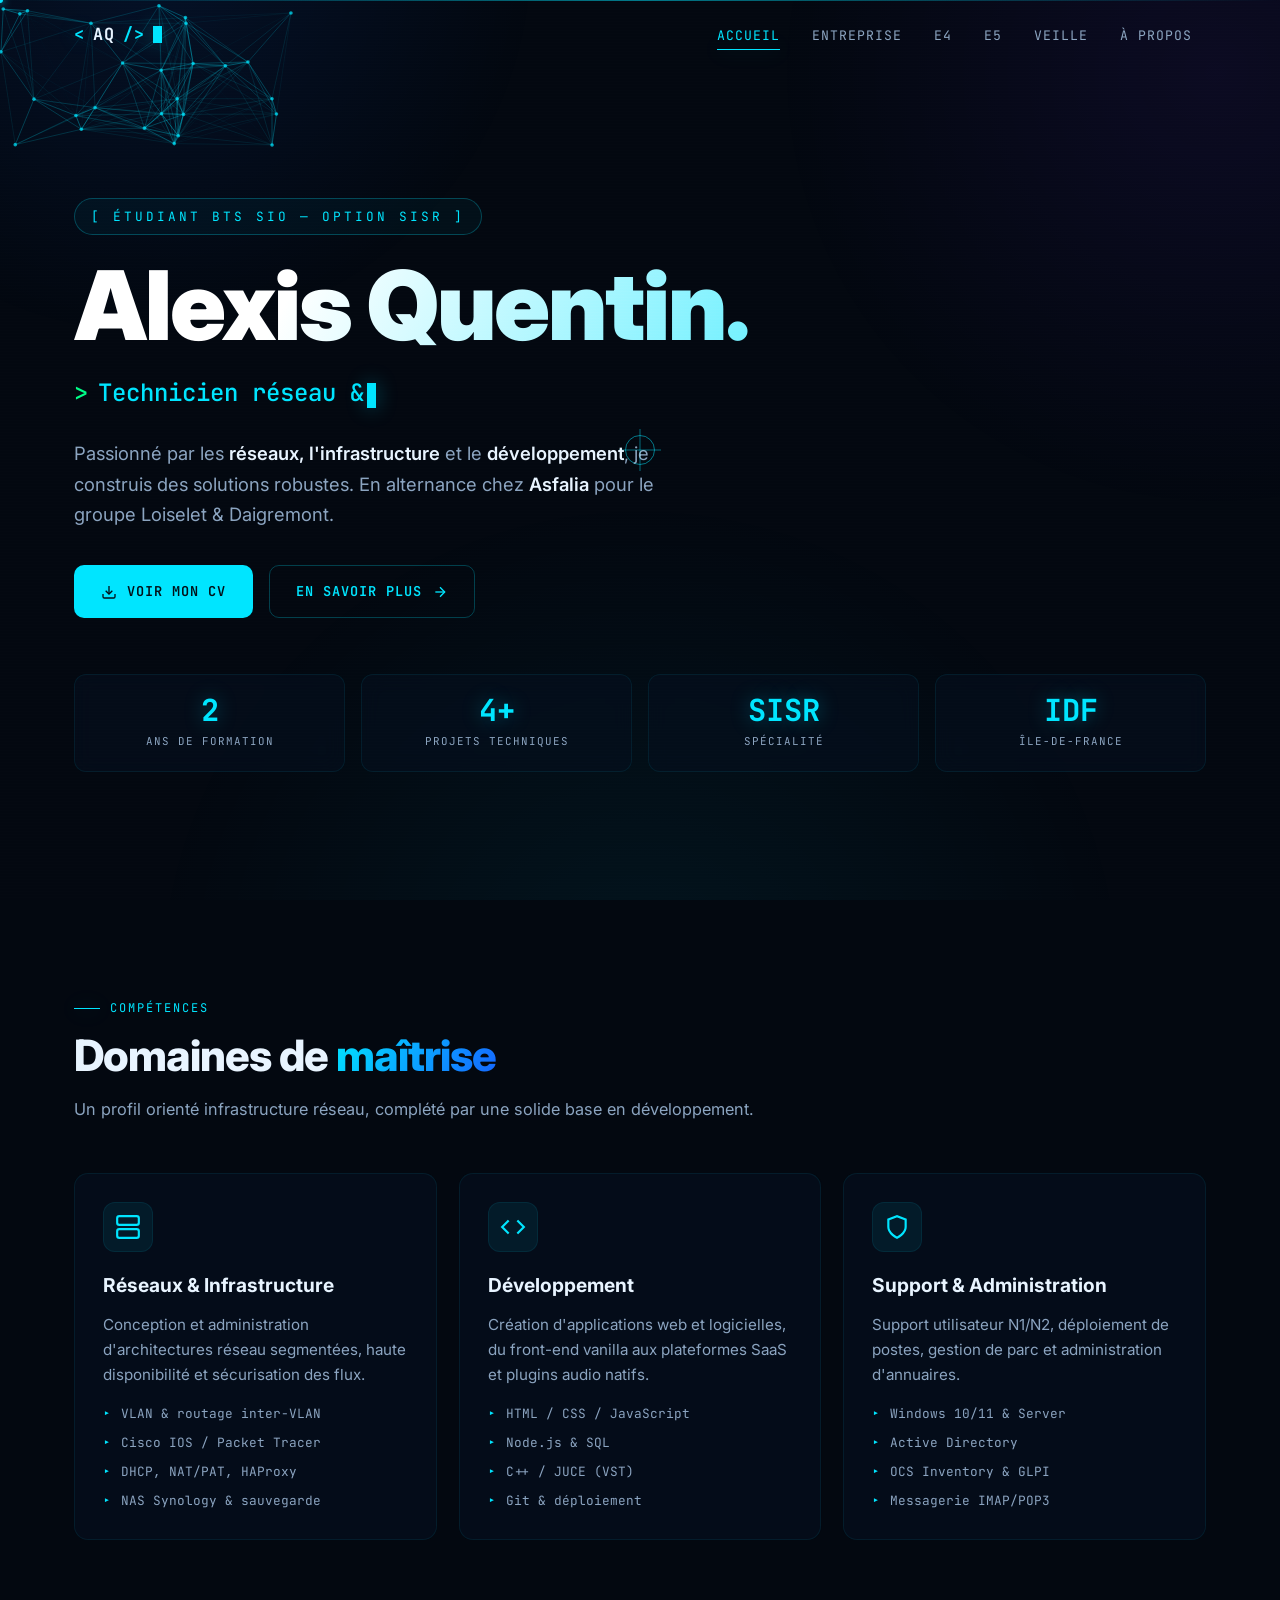
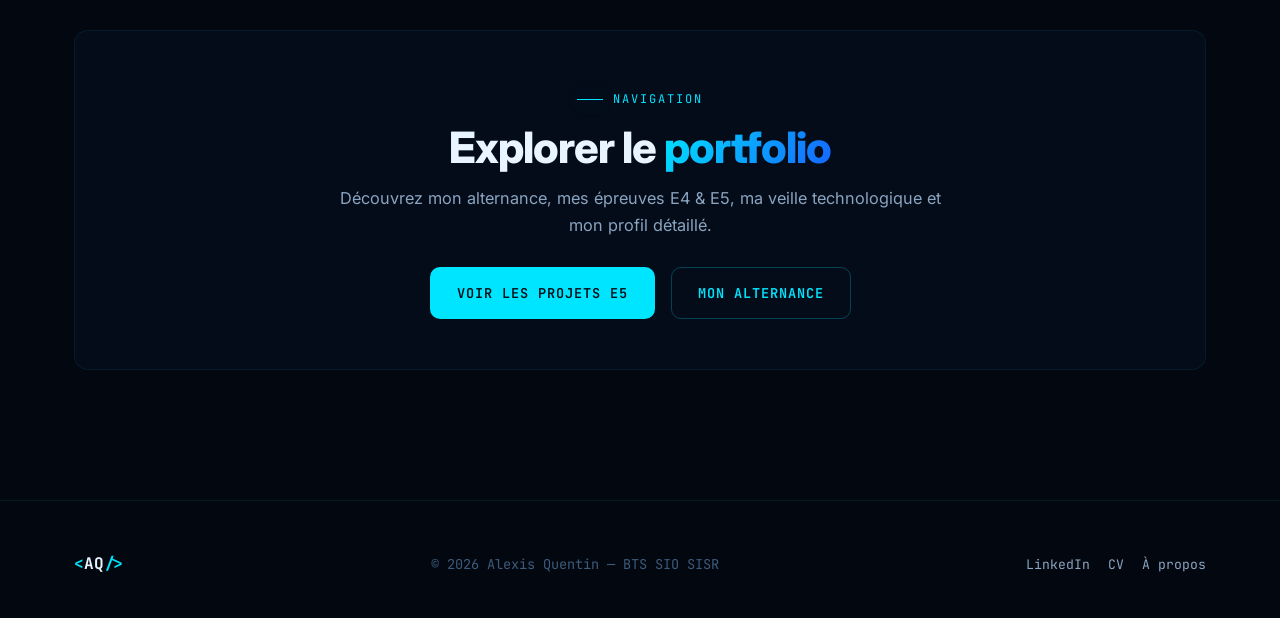
<file: index.html>
<!DOCTYPE html>
<html lang="fr">
<head>
  <meta charset="UTF-8" />
  <meta name="viewport" content="width=device-width, initial-scale=1.0" />
  <title>Alexis Quentin — BTS SIO SISR · Portfolio</title>
  <meta name="description" content="Portfolio d'Alexis Quentin, étudiant BTS SIO option SISR à l'IRIS Paris, alternant technicien informatique chez Asfalia." />
  <link rel="stylesheet" href="style.css" />
  <link rel="icon" href="data:image/svg+xml,<svg xmlns='http://www.w3.org/2000/svg' viewBox='0 0 100 100'><text y='.9em' font-size='90'>⬡</text></svg>" />
</head>
<body>
  <div class="scanlines" aria-hidden="true"></div>

  <!-- ===== NAVBAR ===== -->
  <nav class="navbar">
    <div class="nav-inner">
      <a href="index.html" class="nav-logo">
        <span class="bracket">&lt;</span>AQ<span class="bracket">/&gt;</span><span class="blink"></span>
      </a>
      <button class="burger" aria-label="Menu" aria-expanded="false">
        <span></span><span></span><span></span>
      </button>
      <ul class="nav-links">
        <li><a href="index.html">Accueil</a></li>
        <li><a href="entreprise.html">Entreprise</a></li>
        <li><a href="e4.html">E4</a></li>
        <li><a href="e5.html">E5</a></li>
        <li><a href="veille.html">Veille</a></li>
        <li><a href="apropos.html">À propos</a></li>
      </ul>
    </div>
  </nav>

  <!-- ===== HERO ===== -->
  <header class="hero">
    <canvas id="particles" aria-hidden="true"></canvas>
    <div class="scan-beam" aria-hidden="true"></div>
    <div class="container">
      <span class="pre-title fade-in">[ Étudiant BTS SIO — Option SISR ]</span>
      <h1 class="fade-in-2">Alexis Quentin.</h1>
      <div class="typewriter-line fade-in-2">
        <span class="prompt">&gt;</span><span class="tw-text" id="typewriter"></span><span class="tw-caret"></span>
      </div>
      <p class="lead fade-in-3">
        Passionné par les <strong>réseaux, l'infrastructure</strong> et le
        <strong>développement</strong>, je construis des solutions robustes.
        En alternance chez <strong>Asfalia</strong> pour le groupe Loiselet &amp; Daigremont.
      </p>
      <div class="hero-btns fade-in-4">
        <a href="documents/Alexis_CV.pdf" class="btn btn-primary" download>
          <svg viewBox="0 0 24 24" fill="none" stroke="currentColor" stroke-width="2"><path d="M21 15v4a2 2 0 0 1-2 2H5a2 2 0 0 1-2-2v-4"/><polyline points="7 10 12 15 17 10"/><line x1="12" y1="15" x2="12" y2="3"/></svg>
          Voir mon CV
        </a>
        <a href="apropos.html" class="btn btn-outline">
          En savoir plus
          <svg viewBox="0 0 24 24" fill="none" stroke="currentColor" stroke-width="2"><line x1="5" y1="12" x2="19" y2="12"/><polyline points="12 5 19 12 12 19"/></svg>
        </a>
      </div>

      <!-- Stats -->
      <div class="stats-grid fade-in-4">
        <div class="stat"><div class="num">2</div><div class="label">Ans de formation</div></div>
        <div class="stat"><div class="num">4+</div><div class="label">Projets techniques</div></div>
        <div class="stat"><div class="num">SISR</div><div class="label">Spécialité</div></div>
        <div class="stat"><div class="num">IDF</div><div class="label">Île-de-France</div></div>
      </div>
    </div>
  </header>

  <!-- ===== COMPÉTENCES ===== -->
  <section class="section-pad">
    <div class="container">
      <div class="section-head fade-in">
        <span class="section-kicker">Compétences</span>
        <h2 class="section-title">Domaines de <span class="hl">maîtrise</span></h2>
        <p class="section-subtitle">
          Un profil orienté infrastructure réseau, complété par une solide base en développement.
        </p>
      </div>

      <div class="skills-grid">
        <article class="card skill-card fade-in">
          <div class="icon">
            <svg viewBox="0 0 24 24" fill="none" stroke="currentColor" stroke-width="2"><rect x="2" y="2" width="20" height="8" rx="2"/><rect x="2" y="14" width="20" height="8" rx="2"/><line x1="6" y1="6" x2="6.01" y2="6"/><line x1="6" y1="18" x2="6.01" y2="18"/></svg>
          </div>
          <h3>Réseaux &amp; Infrastructure</h3>
          <p>Conception et administration d'architectures réseau segmentées, haute disponibilité et sécurisation des flux.</p>
          <ul>
            <li>VLAN &amp; routage inter-VLAN</li>
            <li>Cisco IOS / Packet Tracer</li>
            <li>DHCP, NAT/PAT, HAProxy</li>
            <li>NAS Synology &amp; sauvegarde</li>
          </ul>
        </article>

        <article class="card skill-card fade-in-2">
          <div class="icon">
            <svg viewBox="0 0 24 24" fill="none" stroke="currentColor" stroke-width="2"><polyline points="16 18 22 12 16 6"/><polyline points="8 6 2 12 8 18"/></svg>
          </div>
          <h3>Développement</h3>
          <p>Création d'applications web et logicielles, du front-end vanilla aux plateformes SaaS et plugins audio natifs.</p>
          <ul>
            <li>HTML / CSS / JavaScript</li>
            <li>Node.js &amp; SQL</li>
            <li>C++ / JUCE (VST)</li>
            <li>Git &amp; déploiement</li>
          </ul>
        </article>

        <article class="card skill-card fade-in-3">
          <div class="icon">
            <svg viewBox="0 0 24 24" fill="none" stroke="currentColor" stroke-width="2"><path d="M12 22s8-4 8-10V5l-8-3-8 3v7c0 6 8 10 8 10z"/></svg>
          </div>
          <h3>Support &amp; Administration</h3>
          <p>Support utilisateur N1/N2, déploiement de postes, gestion de parc et administration d'annuaires.</p>
          <ul>
            <li>Windows 10/11 &amp; Server</li>
            <li>Active Directory</li>
            <li>OCS Inventory &amp; GLPI</li>
            <li>Messagerie IMAP/POP3</li>
          </ul>
        </article>
      </div>
    </div>
  </section>

  <!-- ===== CTA ===== -->
  <section class="section-pad" style="padding-top:0">
    <div class="container">
      <div class="card fade-in" style="text-align:center; padding:50px 28px;">
        <span class="section-kicker" style="justify-content:center">Navigation</span>
        <h2 class="section-title" style="margin-bottom:14px">Explorer le <span class="hl">portfolio</span></h2>
        <p class="section-subtitle" style="max-width:620px; margin:0 auto 28px">
          Découvrez mon alternance, mes épreuves E4 &amp; E5, ma veille technologique et mon profil détaillé.
        </p>
        <div class="hero-btns" style="justify-content:center">
          <a href="e5.html" class="btn btn-primary">Voir les projets E5</a>
          <a href="entreprise.html" class="btn btn-outline">Mon alternance</a>
        </div>
      </div>
    </div>
  </section>

  <!-- ===== FOOTER ===== -->
  <footer class="footer">
    <div class="container footer-inner">
      <div class="f-logo"><span class="bracket">&lt;</span>AQ<span class="bracket">/&gt;</span></div>
      <div class="f-copy">© <span class="js-year">2026</span> Alexis Quentin — BTS SIO SISR</div>
      <div class="f-links">
        <a href="https://www.linkedin.com/in/alexis-quentin-567057338/" target="_blank" rel="noopener">LinkedIn</a>
        <a href="documents/Alexis_CV.pdf" download>CV</a>
        <a href="apropos.html">À propos</a>
      </div>
    </div>
  </footer>

  <script src="particles.js"></script>
  <script src="nav.js"></script>
  <script>
    /* Typewriter du hero */
    (function () {
      const el = document.getElementById('typewriter');
      if (!el) return;
      const words = [
        'Technicien réseau & système',
        'Développeur passionné',
        'Alternant chez Asfalia',
        'Étudiant BTS SIO — SISR'
      ];
      let wi = 0, ci = 0, deleting = false;
      function tick() {
        const word = words[wi];
        if (!deleting) {
          el.textContent = word.slice(0, ++ci);
          if (ci === word.length) { deleting = true; return setTimeout(tick, 1700); }
        } else {
          el.textContent = word.slice(0, --ci);
          if (ci === 0) { deleting = false; wi = (wi + 1) % words.length; }
        }
        setTimeout(tick, deleting ? 45 : 85);
      }
      tick();
    })();
  </script>
</body>
</html>
</file>
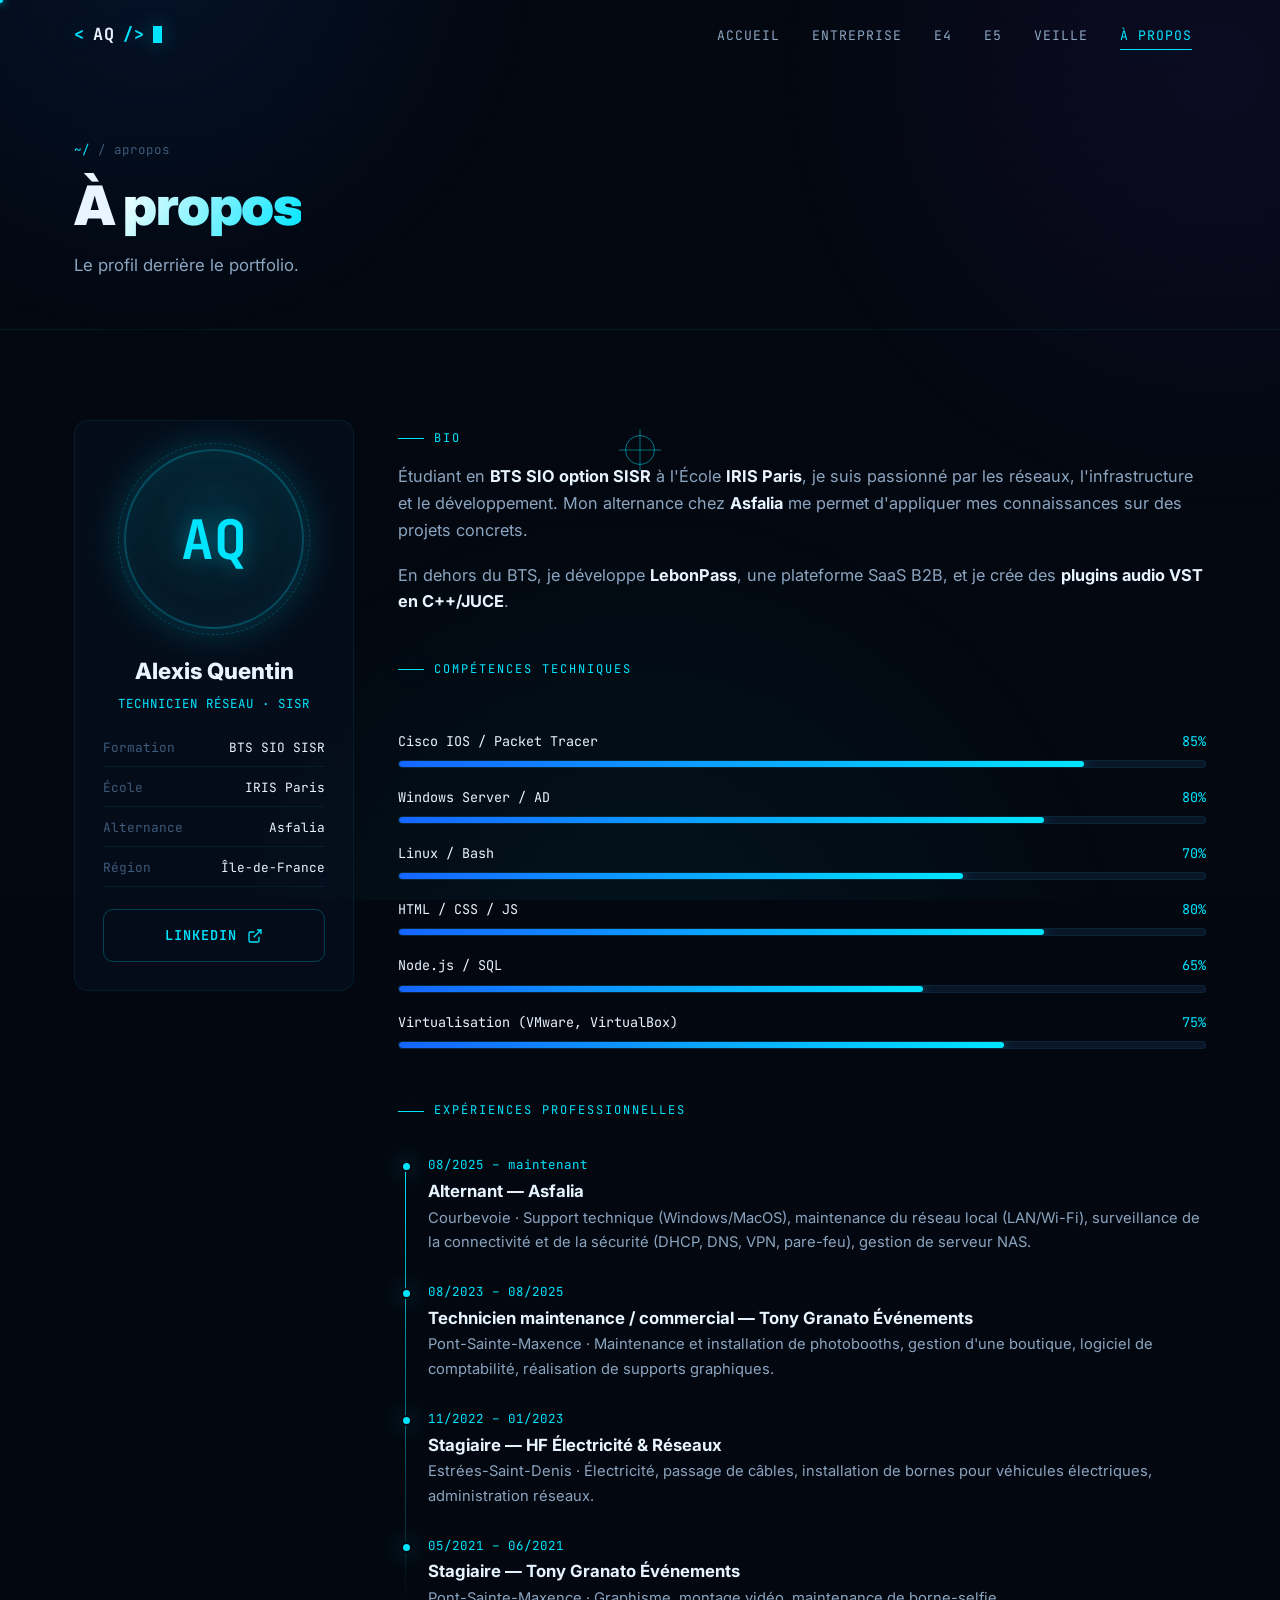
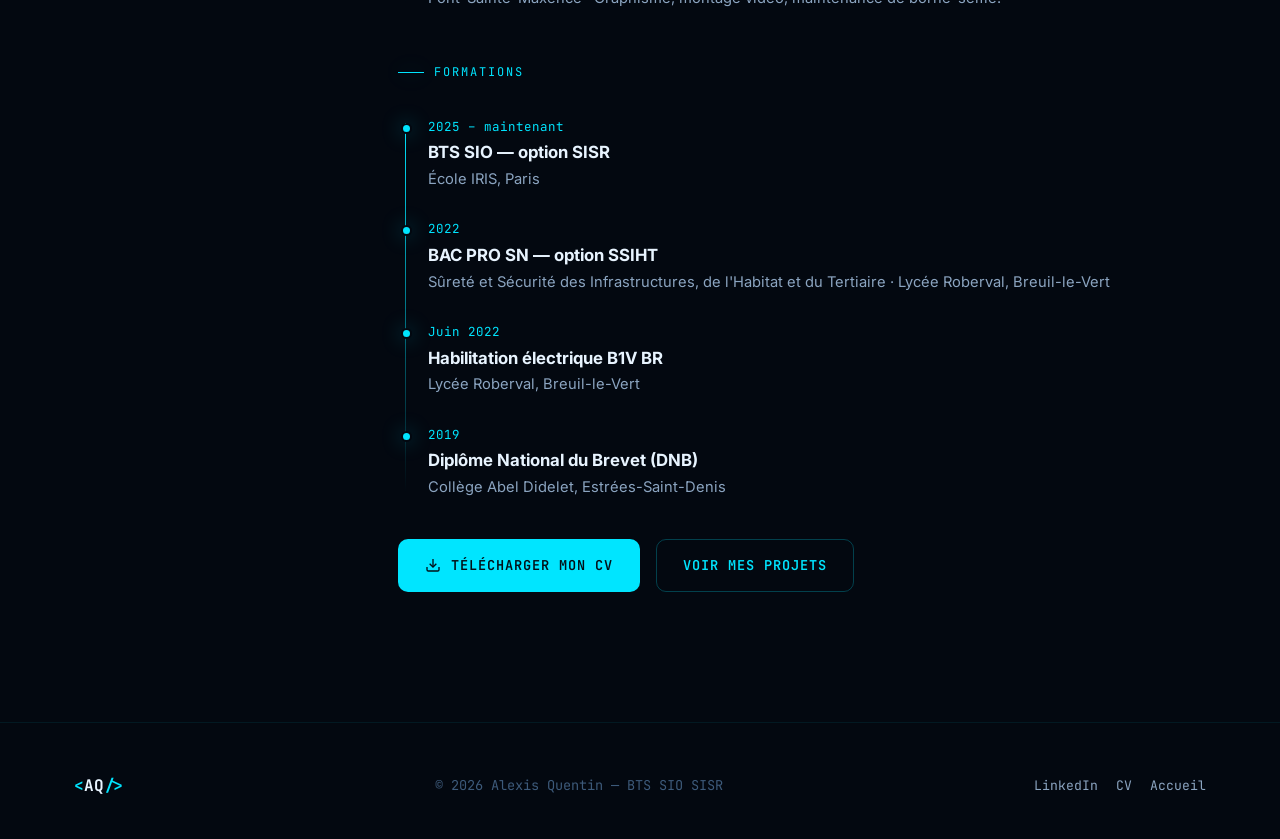
<file: apropos.html>
<!DOCTYPE html>
<html lang="fr">
<head>
  <meta charset="UTF-8" />
  <meta name="viewport" content="width=device-width, initial-scale=1.0" />
  <title>À propos — Alexis Quentin · BTS SIO SISR</title>
  <meta name="description" content="Profil d'Alexis Quentin : étudiant BTS SIO SISR à l'IRIS Paris, alternant chez Asfalia, créateur de LebonPass et de plugins audio VST." />
  <link rel="stylesheet" href="style.css" />
  <link rel="icon" href="data:image/svg+xml,<svg xmlns='http://www.w3.org/2000/svg' viewBox='0 0 100 100'><text y='.9em' font-size='90'>⬡</text></svg>" />
</head>
<body>
  <div class="scanlines" aria-hidden="true"></div>

  <nav class="navbar">
    <div class="nav-inner">
      <a href="index.html" class="nav-logo"><span class="bracket">&lt;</span>AQ<span class="bracket">/&gt;</span><span class="blink"></span></a>
      <button class="burger" aria-label="Menu" aria-expanded="false"><span></span><span></span><span></span></button>
      <ul class="nav-links">
        <li><a href="index.html">Accueil</a></li>
        <li><a href="entreprise.html">Entreprise</a></li>
        <li><a href="e4.html">E4</a></li>
        <li><a href="e5.html">E5</a></li>
        <li><a href="veille.html">Veille</a></li>
        <li><a href="apropos.html">À propos</a></li>
      </ul>
    </div>
  </nav>

  <header class="page-header">
    <div class="container">
      <div class="breadcrumb"><a href="index.html">~/</a> / apropos</div>
      <h1>À <span class="hl">propos</span></h1>
      <p>Le profil derrière le portfolio.</p>
    </div>
  </header>

  <section class="section-pad">
    <div class="container">
      <div class="about-grid">
        <!-- Colonne identité -->
        <aside class="about-side fade-in">
          <div class="card id-card">
            <div class="avatar">AQ</div>
            <div class="name">Alexis Quentin</div>
            <div class="role">Technicien réseau · SISR</div>
            <div class="id-meta">
              <div class="row"><span class="k">Formation</span><span class="v">BTS SIO SISR</span></div>
              <div class="row"><span class="k">École</span><span class="v">IRIS Paris</span></div>
              <div class="row"><span class="k">Alternance</span><span class="v">Asfalia</span></div>
              <div class="row"><span class="k">Région</span><span class="v">Île-de-France</span></div>
            </div>
            <a href="https://www.linkedin.com/in/alexis-quentin-567057338/" target="_blank" rel="noopener" class="btn btn-outline" style="margin-top:22px; width:100%; justify-content:center;">
              LinkedIn
              <svg viewBox="0 0 24 24" fill="none" stroke="currentColor" stroke-width="2"><path d="M18 13v6a2 2 0 0 1-2 2H5a2 2 0 0 1-2-2V8a2 2 0 0 1 2-2h6"/><polyline points="15 3 21 3 21 9"/><line x1="10" y1="14" x2="21" y2="3"/></svg>
            </a>
          </div>
        </aside>

        <!-- Colonne contenu -->
        <div class="about-main">
          <div class="bio fade-in-2">
            <span class="section-kicker">Bio</span>
            <p>
              Étudiant en <strong>BTS SIO option SISR</strong> à l'École <strong>IRIS Paris</strong>,
              je suis passionné par les réseaux, l'infrastructure et le développement. Mon
              alternance chez <strong>Asfalia</strong> me permet d'appliquer mes connaissances
              sur des projets concrets.
            </p>
            <p>
              En dehors du BTS, je développe <strong>LebonPass</strong>, une plateforme SaaS B2B,
              et je crée des <strong>plugins audio VST en C++/JUCE</strong>.
            </p>
          </div>

          <!-- Barres de compétences -->
          <div class="fade-in-2" style="margin-top:36px">
            <span class="section-kicker">Compétences techniques</span>
            <div class="skillbars">
              <div class="skillbar">
                <div class="sb-head"><span class="name">Cisco IOS / Packet Tracer</span><span class="pct">85%</span></div>
                <div class="track"><div class="fill" data-pct="85"></div></div>
              </div>
              <div class="skillbar">
                <div class="sb-head"><span class="name">Windows Server / AD</span><span class="pct">80%</span></div>
                <div class="track"><div class="fill" data-pct="80"></div></div>
              </div>
              <div class="skillbar">
                <div class="sb-head"><span class="name">Linux / Bash</span><span class="pct">70%</span></div>
                <div class="track"><div class="fill" data-pct="70"></div></div>
              </div>
              <div class="skillbar">
                <div class="sb-head"><span class="name">HTML / CSS / JS</span><span class="pct">80%</span></div>
                <div class="track"><div class="fill" data-pct="80"></div></div>
              </div>
              <div class="skillbar">
                <div class="sb-head"><span class="name">Node.js / SQL</span><span class="pct">65%</span></div>
                <div class="track"><div class="fill" data-pct="65"></div></div>
              </div>
              <div class="skillbar">
                <div class="sb-head"><span class="name">Virtualisation (VMware, VirtualBox)</span><span class="pct">75%</span></div>
                <div class="track"><div class="fill" data-pct="75"></div></div>
              </div>
            </div>
          </div>

          <!-- Expériences professionnelles -->
          <div class="fade-in-3" style="margin-top:44px">
            <span class="section-kicker">Expériences professionnelles</span>
            <div class="timeline">
              <div class="tl-item">
                <div class="yr">08/2025 – maintenant</div>
                <div class="ttl">Alternant — Asfalia</div>
                <div class="sub">Courbevoie · Support technique (Windows/MacOS), maintenance du réseau local (LAN/Wi-Fi), surveillance de la connectivité et de la sécurité (DHCP, DNS, VPN, pare-feu), gestion de serveur NAS.</div>
              </div>
              <div class="tl-item">
                <div class="yr">08/2023 – 08/2025</div>
                <div class="ttl">Technicien maintenance / commercial — Tony Granato Événements</div>
                <div class="sub">Pont-Sainte-Maxence · Maintenance et installation de photobooths, gestion d'une boutique, logiciel de comptabilité, réalisation de supports graphiques.</div>
              </div>
              <div class="tl-item">
                <div class="yr">11/2022 – 01/2023</div>
                <div class="ttl">Stagiaire — HF Électricité &amp; Réseaux</div>
                <div class="sub">Estrées-Saint-Denis · Électricité, passage de câbles, installation de bornes pour véhicules électriques, administration réseaux.</div>
              </div>
              <div class="tl-item">
                <div class="yr">05/2021 – 06/2021</div>
                <div class="ttl">Stagiaire — Tony Granato Événements</div>
                <div class="sub">Pont-Sainte-Maxence · Graphisme, montage vidéo, maintenance de borne-selfie.</div>
              </div>
            </div>
          </div>

          <!-- Formations -->
          <div class="fade-in-3" style="margin-top:44px">
            <span class="section-kicker">Formations</span>
            <div class="timeline">
              <div class="tl-item">
                <div class="yr">2025 – maintenant</div>
                <div class="ttl">BTS SIO — option SISR</div>
                <div class="sub">École IRIS, Paris</div>
              </div>
              <div class="tl-item">
                <div class="yr">2022</div>
                <div class="ttl">BAC PRO SN — option SSIHT</div>
                <div class="sub">Sûreté et Sécurité des Infrastructures, de l'Habitat et du Tertiaire · Lycée Roberval, Breuil-le-Vert</div>
              </div>
              <div class="tl-item">
                <div class="yr">Juin 2022</div>
                <div class="ttl">Habilitation électrique B1V BR</div>
                <div class="sub">Lycée Roberval, Breuil-le-Vert</div>
              </div>
              <div class="tl-item">
                <div class="yr">2019</div>
                <div class="ttl">Diplôme National du Brevet (DNB)</div>
                <div class="sub">Collège Abel Didelet, Estrées-Saint-Denis</div>
              </div>
            </div>
          </div>

          <div class="hero-btns fade-in-4" style="margin-top:40px">
            <a href="documents/Alexis_CV.pdf" class="btn btn-primary" download>
              <svg viewBox="0 0 24 24" fill="none" stroke="currentColor" stroke-width="2"><path d="M21 15v4a2 2 0 0 1-2 2H5a2 2 0 0 1-2-2v-4"/><polyline points="7 10 12 15 17 10"/><line x1="12" y1="15" x2="12" y2="3"/></svg>
              Télécharger mon CV
            </a>
            <a href="e5.html" class="btn btn-outline">Voir mes projets</a>
          </div>
        </div>
      </div>
    </div>
  </section>

  <footer class="footer">
    <div class="container footer-inner">
      <div class="f-logo"><span class="bracket">&lt;</span>AQ<span class="bracket">/&gt;</span></div>
      <div class="f-copy">© <span class="js-year">2026</span> Alexis Quentin — BTS SIO SISR</div>
      <div class="f-links">
        <a href="https://www.linkedin.com/in/alexis-quentin-567057338/" target="_blank" rel="noopener">LinkedIn</a>
        <a href="documents/Alexis_CV.pdf" download>CV</a>
        <a href="index.html">Accueil</a>
      </div>
    </div>
  </footer>

  <script src="nav.js"></script>
</body>
</html>
</file>
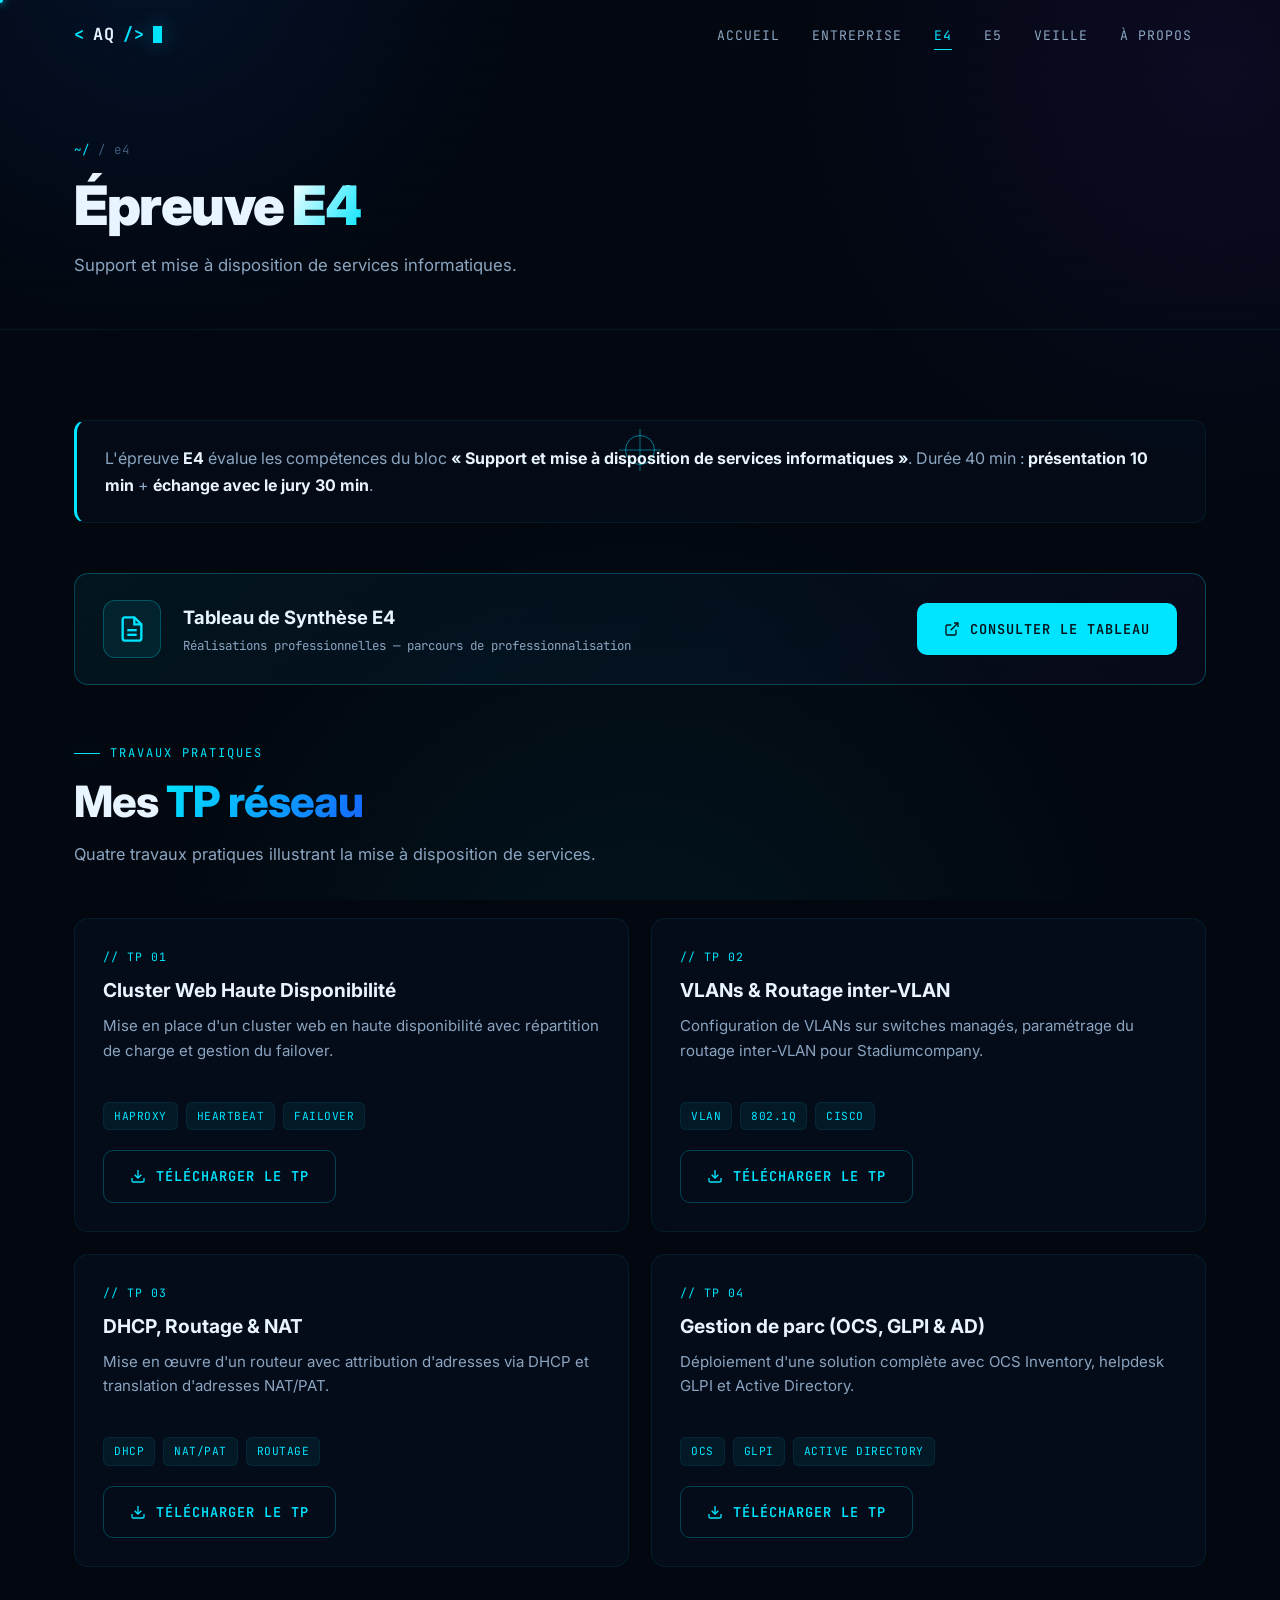
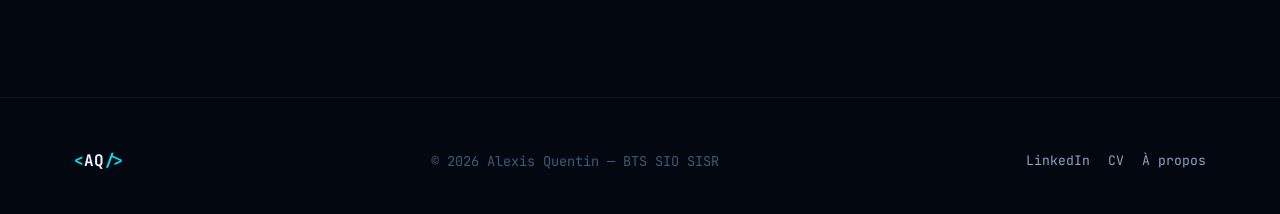
<file: e4.html>
<!DOCTYPE html>
<html lang="fr">
<head>
  <meta charset="UTF-8" />
  <meta name="viewport" content="width=device-width, initial-scale=1.0" />
  <title>Épreuve E4 — Alexis Quentin · BTS SIO SISR</title>
  <meta name="description" content="Épreuve E4 : tableau de synthèse du parcours de professionnalisation et travaux pratiques réseau d'Alexis Quentin." />
  <link rel="stylesheet" href="style.css" />
  <link rel="icon" href="data:image/svg+xml,<svg xmlns='http://www.w3.org/2000/svg' viewBox='0 0 100 100'><text y='.9em' font-size='90'>⬡</text></svg>" />
</head>
<body>
  <div class="scanlines" aria-hidden="true"></div>

  <nav class="navbar">
    <div class="nav-inner">
      <a href="index.html" class="nav-logo"><span class="bracket">&lt;</span>AQ<span class="bracket">/&gt;</span><span class="blink"></span></a>
      <button class="burger" aria-label="Menu" aria-expanded="false"><span></span><span></span><span></span></button>
      <ul class="nav-links">
        <li><a href="index.html">Accueil</a></li>
        <li><a href="entreprise.html">Entreprise</a></li>
        <li><a href="e4.html">E4</a></li>
        <li><a href="e5.html">E5</a></li>
        <li><a href="veille.html">Veille</a></li>
        <li><a href="apropos.html">À propos</a></li>
      </ul>
    </div>
  </nav>

  <header class="page-header">
    <div class="container">
      <div class="breadcrumb"><a href="index.html">~/</a> / e4</div>
      <h1>Épreuve <span class="hl">E4</span></h1>
      <p>Support et mise à disposition de services informatiques.</p>
    </div>
  </header>

  <section class="section-pad">
    <div class="container">
      <!-- Intro -->
      <div class="info-block fade-in">
        <p>
          L'épreuve <strong>E4</strong> évalue les compétences du bloc
          <strong>« Support et mise à disposition de services informatiques »</strong>.
          Durée 40 min : <strong>présentation 10 min</strong> + <strong>échange avec le jury 30 min</strong>.
        </p>
      </div>

      <!-- Téléchargement tableau de synthèse -->
      <div class="download-card fade-in">
        <div class="doc-icon">
          <svg viewBox="0 0 24 24" fill="none" stroke="currentColor" stroke-width="2"><path d="M14 2H6a2 2 0 0 0-2 2v16a2 2 0 0 0 2 2h12a2 2 0 0 0 2-2V8z"/><polyline points="14 2 14 8 20 8"/><line x1="8" y1="13" x2="16" y2="13"/><line x1="8" y1="17" x2="16" y2="17"/></svg>
        </div>
        <div class="dc-body">
          <h3>Tableau de Synthèse E4</h3>
          <p>Réalisations professionnelles — parcours de professionnalisation</p>
        </div>
        <a href="tableau-competences.html" class="btn btn-primary" target="_blank" rel="noopener">
          <svg viewBox="0 0 24 24" fill="none" stroke="currentColor" stroke-width="2"><path d="M18 13v6a2 2 0 0 1-2 2H5a2 2 0 0 1-2-2V8a2 2 0 0 1 2-2h6"/><polyline points="15 3 21 3 21 9"/><line x1="10" y1="14" x2="21" y2="3"/></svg>
          Consulter le tableau
        </a>
      </div>

      <!-- Travaux Pratiques -->
      <div class="section-head fade-in">
        <span class="section-kicker">Travaux Pratiques</span>
        <h2 class="section-title">Mes <span class="hl">TP réseau</span></h2>
        <p class="section-subtitle">Quatre travaux pratiques illustrant la mise à disposition de services.</p>
      </div>

      <div class="grid-2">
        <!-- TP 01 -->
        <article class="card tp-card fade-in">
          <span class="tp-label">// TP 01</span>
          <h3>Cluster Web Haute Disponibilité</h3>
          <p>Mise en place d'un cluster web en haute disponibilité avec répartition de charge et gestion du failover.</p>
          <div class="tag-row" style="margin-bottom:20px">
            <span class="tag">HAProxy</span><span class="tag">Heartbeat</span><span class="tag">Failover</span>
          </div>
          <div class="btn-row">
            <a href="documents/TP_HA_Cluster_HAProxy_Heartbeat.pdf" class="btn btn-outline" download>
              <svg viewBox="0 0 24 24" fill="none" stroke="currentColor" stroke-width="2"><path d="M21 15v4a2 2 0 0 1-2 2H5a2 2 0 0 1-2-2v-4"/><polyline points="7 10 12 15 17 10"/><line x1="12" y1="15" x2="12" y2="3"/></svg>
              Télécharger le TP
            </a>
          </div>
        </article>

        <!-- TP 02 -->
        <article class="card tp-card fade-in-2">
          <span class="tp-label">// TP 02</span>
          <h3>VLANs &amp; Routage inter-VLAN</h3>
          <p>Configuration de VLANs sur switches managés, paramétrage du routage inter-VLAN pour Stadiumcompany.</p>
          <div class="tag-row" style="margin-bottom:20px">
            <span class="tag">VLAN</span><span class="tag">802.1Q</span><span class="tag">Cisco</span>
          </div>
          <div class="btn-row">
            <a href="documents/TP_VLANs_Stadiumcompany.pdf" class="btn btn-outline" download>
              <svg viewBox="0 0 24 24" fill="none" stroke="currentColor" stroke-width="2"><path d="M21 15v4a2 2 0 0 1-2 2H5a2 2 0 0 1-2-2v-4"/><polyline points="7 10 12 15 17 10"/><line x1="12" y1="15" x2="12" y2="3"/></svg>
              Télécharger le TP
            </a>
          </div>
        </article>

        <!-- TP 03 -->
        <article class="card tp-card fade-in-3">
          <span class="tp-label">// TP 03</span>
          <h3>DHCP, Routage &amp; NAT</h3>
          <p>Mise en œuvre d'un routeur avec attribution d'adresses via DHCP et translation d'adresses NAT/PAT.</p>
          <div class="tag-row" style="margin-bottom:20px">
            <span class="tag">DHCP</span><span class="tag">NAT/PAT</span><span class="tag">Routage</span>
          </div>
          <div class="btn-row">
            <a href="documents/TP_DHCP_Routage_NAT.pdf" class="btn btn-outline" download>
              <svg viewBox="0 0 24 24" fill="none" stroke="currentColor" stroke-width="2"><path d="M21 15v4a2 2 0 0 1-2 2H5a2 2 0 0 1-2-2v-4"/><polyline points="7 10 12 15 17 10"/><line x1="12" y1="15" x2="12" y2="3"/></svg>
              Télécharger le TP
            </a>
          </div>
        </article>

        <!-- TP 04 -->
        <article class="card tp-card fade-in-4">
          <span class="tp-label">// TP 04</span>
          <h3>Gestion de parc (OCS, GLPI &amp; AD)</h3>
          <p>Déploiement d'une solution complète avec OCS Inventory, helpdesk GLPI et Active Directory.</p>
          <div class="tag-row" style="margin-bottom:20px">
            <span class="tag">OCS</span><span class="tag">GLPI</span><span class="tag">Active Directory</span>
          </div>
          <div class="btn-row">
            <a href="documents/TP_OCS_GLPI_AD.pdf" class="btn btn-outline" download>
              <svg viewBox="0 0 24 24" fill="none" stroke="currentColor" stroke-width="2"><path d="M21 15v4a2 2 0 0 1-2 2H5a2 2 0 0 1-2-2v-4"/><polyline points="7 10 12 15 17 10"/><line x1="12" y1="15" x2="12" y2="3"/></svg>
              Télécharger le TP
            </a>
          </div>
        </article>
      </div>
    </div>
  </section>

  <footer class="footer">
    <div class="container footer-inner">
      <div class="f-logo"><span class="bracket">&lt;</span>AQ<span class="bracket">/&gt;</span></div>
      <div class="f-copy">© <span class="js-year">2026</span> Alexis Quentin — BTS SIO SISR</div>
      <div class="f-links">
        <a href="https://www.linkedin.com/in/alexis-quentin-567057338/" target="_blank" rel="noopener">LinkedIn</a>
        <a href="documents/Alexis_CV.pdf" download>CV</a>
        <a href="apropos.html">À propos</a>
      </div>
    </div>
  </footer>

  <script src="nav.js"></script>
</body>
</html>
</file>
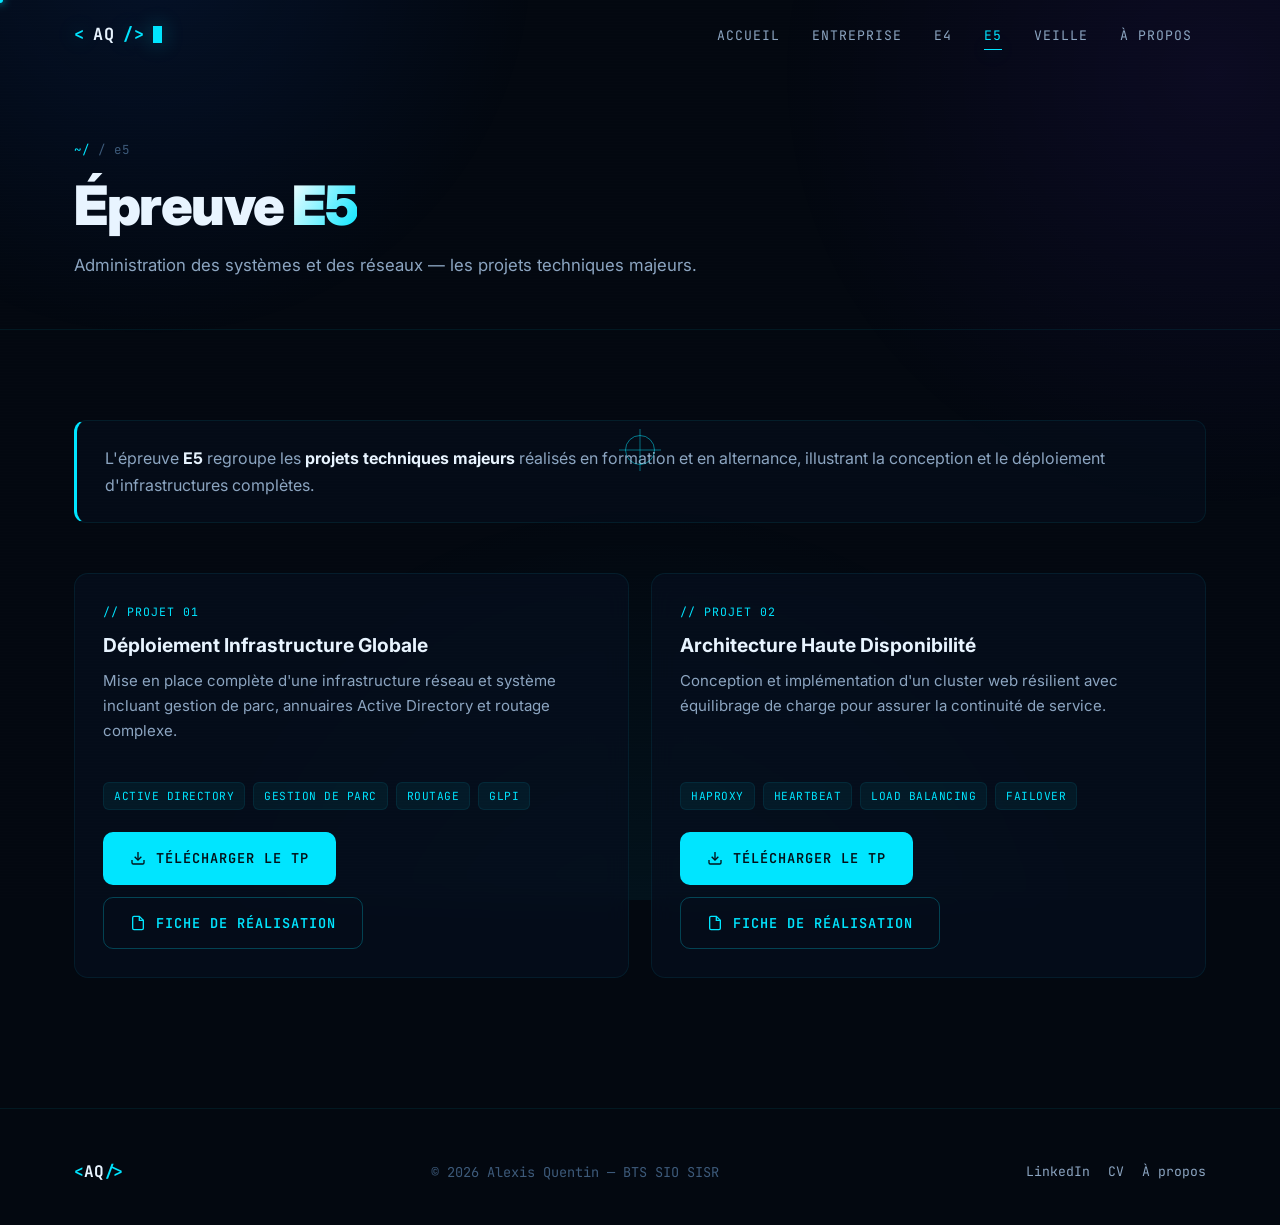
<file: e5.html>
<!DOCTYPE html>
<html lang="fr">
<head>
  <meta charset="UTF-8" />
  <meta name="viewport" content="width=device-width, initial-scale=1.0" />
  <title>Épreuve E5 — Alexis Quentin · BTS SIO SISR</title>
  <meta name="description" content="Épreuve E5 : projets techniques majeurs d'Alexis Quentin — infrastructure globale et architecture haute disponibilité." />
  <link rel="stylesheet" href="style.css" />
  <link rel="icon" href="data:image/svg+xml,<svg xmlns='http://www.w3.org/2000/svg' viewBox='0 0 100 100'><text y='.9em' font-size='90'>⬡</text></svg>" />
</head>
<body>
  <div class="scanlines" aria-hidden="true"></div>

  <nav class="navbar">
    <div class="nav-inner">
      <a href="index.html" class="nav-logo"><span class="bracket">&lt;</span>AQ<span class="bracket">/&gt;</span><span class="blink"></span></a>
      <button class="burger" aria-label="Menu" aria-expanded="false"><span></span><span></span><span></span></button>
      <ul class="nav-links">
        <li><a href="index.html">Accueil</a></li>
        <li><a href="entreprise.html">Entreprise</a></li>
        <li><a href="e4.html">E4</a></li>
        <li><a href="e5.html">E5</a></li>
        <li><a href="veille.html">Veille</a></li>
        <li><a href="apropos.html">À propos</a></li>
      </ul>
    </div>
  </nav>

  <header class="page-header">
    <div class="container">
      <div class="breadcrumb"><a href="index.html">~/</a> / e5</div>
      <h1>Épreuve <span class="hl">E5</span></h1>
      <p>Administration des systèmes et des réseaux — les projets techniques majeurs.</p>
    </div>
  </header>

  <section class="section-pad">
    <div class="container">
      <div class="info-block fade-in">
        <p>
          L'épreuve <strong>E5</strong> regroupe les <strong>projets techniques majeurs</strong>
          réalisés en formation et en alternance, illustrant la conception et le déploiement
          d'infrastructures complètes.
        </p>
      </div>

      <div class="grid-2">
        <!-- PROJET 1 -->
        <article class="card tp-card fade-in">
          <span class="tp-label">// Projet 01</span>
          <h3>Déploiement Infrastructure Globale</h3>
          <p>
            Mise en place complète d'une infrastructure réseau et système incluant gestion de parc,
            annuaires Active Directory et routage complexe.
          </p>
          <div class="tag-row" style="margin-bottom:22px">
            <span class="tag">Active Directory</span><span class="tag">Gestion de parc</span>
            <span class="tag">Routage</span><span class="tag">GLPI</span>
          </div>
          <div class="btn-row">
            <a href="documents/TP_OCS_GLPI_AD.pdf" class="btn btn-primary" download>
              <svg viewBox="0 0 24 24" fill="none" stroke="currentColor" stroke-width="2"><path d="M21 15v4a2 2 0 0 1-2 2H5a2 2 0 0 1-2-2v-4"/><polyline points="7 10 12 15 17 10"/><line x1="12" y1="15" x2="12" y2="3"/></svg>
              Télécharger le TP
            </a>
            <a href="documents/Fiche_Realisation_Projet1.pdf" class="btn btn-outline" download>
              <svg viewBox="0 0 24 24" fill="none" stroke="currentColor" stroke-width="2"><path d="M14 2H6a2 2 0 0 0-2 2v16a2 2 0 0 0 2 2h12a2 2 0 0 0 2-2V8z"/><polyline points="14 2 14 8 20 8"/></svg>
              Fiche de réalisation
            </a>
          </div>
        </article>

        <!-- PROJET 2 -->
        <article class="card tp-card fade-in-2">
          <span class="tp-label">// Projet 02</span>
          <h3>Architecture Haute Disponibilité</h3>
          <p>
            Conception et implémentation d'un cluster web résilient avec équilibrage de charge
            pour assurer la continuité de service.
          </p>
          <div class="tag-row" style="margin-bottom:22px">
            <span class="tag">HAProxy</span><span class="tag">Heartbeat</span>
            <span class="tag">Load Balancing</span><span class="tag">Failover</span>
          </div>
          <div class="btn-row">
            <a href="documents/TP_HA_Cluster_HAProxy_Heartbeat.pdf" class="btn btn-primary" download>
              <svg viewBox="0 0 24 24" fill="none" stroke="currentColor" stroke-width="2"><path d="M21 15v4a2 2 0 0 1-2 2H5a2 2 0 0 1-2-2v-4"/><polyline points="7 10 12 15 17 10"/><line x1="12" y1="15" x2="12" y2="3"/></svg>
              Télécharger le TP
            </a>
            <a href="documents/Fiche_Realisation_Projet2.pdf" class="btn btn-outline" download>
              <svg viewBox="0 0 24 24" fill="none" stroke="currentColor" stroke-width="2"><path d="M14 2H6a2 2 0 0 0-2 2v16a2 2 0 0 0 2 2h12a2 2 0 0 0 2-2V8z"/><polyline points="14 2 14 8 20 8"/></svg>
              Fiche de réalisation
            </a>
          </div>
        </article>
      </div>
    </div>
  </section>

  <footer class="footer">
    <div class="container footer-inner">
      <div class="f-logo"><span class="bracket">&lt;</span>AQ<span class="bracket">/&gt;</span></div>
      <div class="f-copy">© <span class="js-year">2026</span> Alexis Quentin — BTS SIO SISR</div>
      <div class="f-links">
        <a href="https://www.linkedin.com/in/alexis-quentin-567057338/" target="_blank" rel="noopener">LinkedIn</a>
        <a href="documents/Alexis_CV.pdf" download>CV</a>
        <a href="apropos.html">À propos</a>
      </div>
    </div>
  </footer>

  <script src="nav.js"></script>
</body>
</html>
</file>
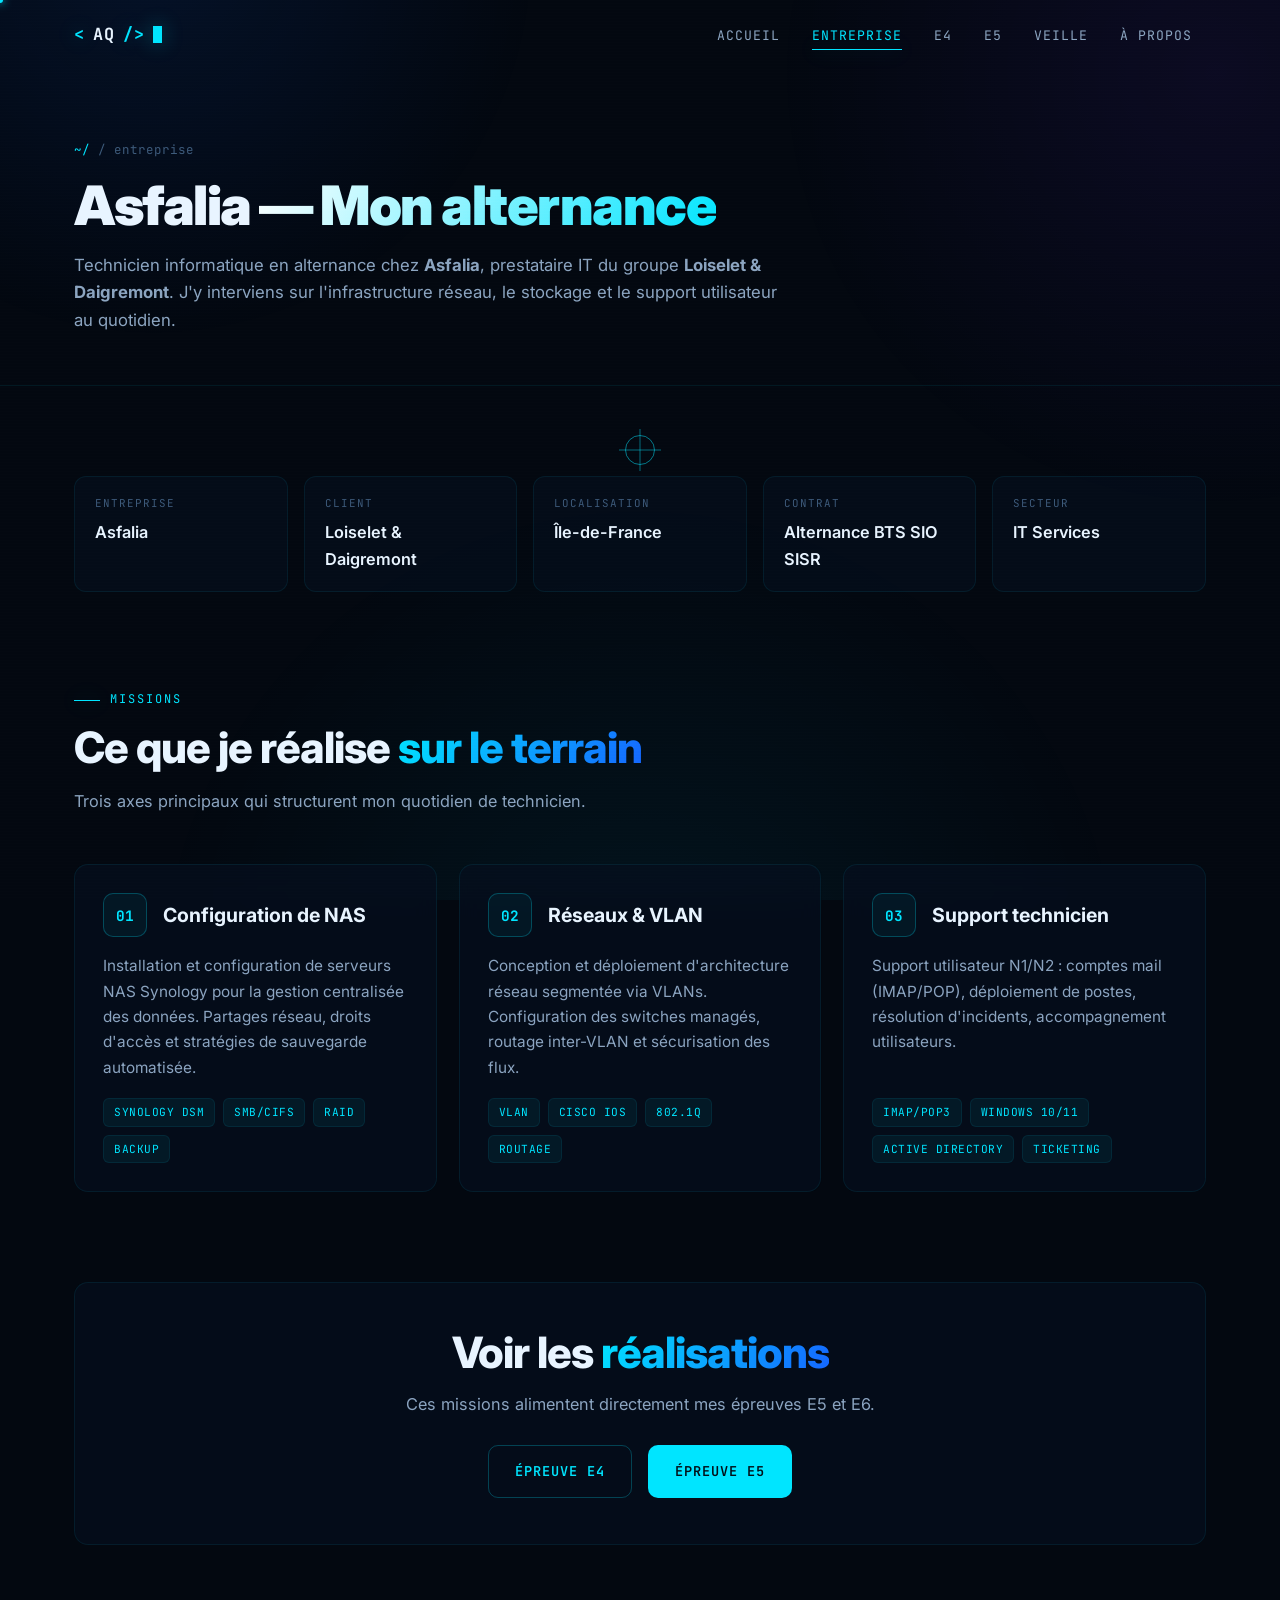
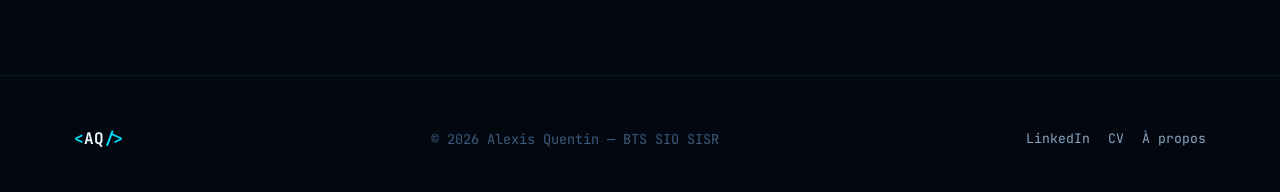
<file: entreprise.html>
<!DOCTYPE html>
<html lang="fr">
<head>
  <meta charset="UTF-8" />
  <meta name="viewport" content="width=device-width, initial-scale=1.0" />
  <title>Entreprise — Asfalia · Alexis Quentin</title>
  <meta name="description" content="Présentation de l'alternance d'Alexis Quentin chez Asfalia (groupe Loiselet & Daigremont) et de ses missions techniques." />
  <link rel="stylesheet" href="style.css" />
  <link rel="icon" href="data:image/svg+xml,<svg xmlns='http://www.w3.org/2000/svg' viewBox='0 0 100 100'><text y='.9em' font-size='90'>⬡</text></svg>" />
</head>
<body>
  <div class="scanlines" aria-hidden="true"></div>

  <nav class="navbar">
    <div class="nav-inner">
      <a href="index.html" class="nav-logo"><span class="bracket">&lt;</span>AQ<span class="bracket">/&gt;</span><span class="blink"></span></a>
      <button class="burger" aria-label="Menu" aria-expanded="false"><span></span><span></span><span></span></button>
      <ul class="nav-links">
        <li><a href="index.html">Accueil</a></li>
        <li><a href="entreprise.html">Entreprise</a></li>
        <li><a href="e4.html">E4</a></li>
        <li><a href="e5.html">E5</a></li>
        <li><a href="veille.html">Veille</a></li>
        <li><a href="apropos.html">À propos</a></li>
      </ul>
    </div>
  </nav>

  <!-- ===== PAGE HEADER ===== -->
  <header class="page-header">
    <div class="container">
      <div class="breadcrumb"><a href="index.html">~/</a> / entreprise</div>
      <h1>Asfalia <span class="hl">— Mon alternance</span></h1>
      <p>
        Technicien informatique en alternance chez <strong>Asfalia</strong>, prestataire IT
        du groupe <strong>Loiselet &amp; Daigremont</strong>. J'y interviens sur l'infrastructure
        réseau, le stockage et le support utilisateur au quotidien.
      </p>
    </div>
  </header>

  <!-- ===== META INFOS ===== -->
  <section class="section-pad" style="padding-bottom:0">
    <div class="container">
      <div class="meta-grid fade-in">
        <div class="meta-card"><div class="k">Entreprise</div><div class="v">Asfalia</div></div>
        <div class="meta-card"><div class="k">Client</div><div class="v">Loiselet &amp; Daigremont</div></div>
        <div class="meta-card"><div class="k">Localisation</div><div class="v">Île-de-France</div></div>
        <div class="meta-card"><div class="k">Contrat</div><div class="v">Alternance BTS SIO SISR</div></div>
        <div class="meta-card"><div class="k">Secteur</div><div class="v">IT Services</div></div>
      </div>
    </div>
  </section>

  <!-- ===== MISSIONS ===== -->
  <section class="section-pad">
    <div class="container">
      <div class="section-head fade-in">
        <span class="section-kicker">Missions</span>
        <h2 class="section-title">Ce que je réalise <span class="hl">sur le terrain</span></h2>
        <p class="section-subtitle">Trois axes principaux qui structurent mon quotidien de technicien.</p>
      </div>

      <div class="grid-3">
        <article class="card mission-card fade-in">
          <div class="mhead">
            <span class="mission-num">01</span>
            <h3>Configuration de NAS</h3>
          </div>
          <p>
            Installation et configuration de serveurs NAS Synology pour la gestion centralisée
            des données. Partages réseau, droits d'accès et stratégies de sauvegarde automatisée.
          </p>
          <div class="tag-row">
            <span class="tag">Synology DSM</span>
            <span class="tag">SMB/CIFS</span>
            <span class="tag">RAID</span>
            <span class="tag">Backup</span>
          </div>
        </article>

        <article class="card mission-card fade-in-2">
          <div class="mhead">
            <span class="mission-num">02</span>
            <h3>Réseaux &amp; VLAN</h3>
          </div>
          <p>
            Conception et déploiement d'architecture réseau segmentée via VLANs. Configuration
            des switches managés, routage inter-VLAN et sécurisation des flux.
          </p>
          <div class="tag-row">
            <span class="tag">VLAN</span>
            <span class="tag">Cisco IOS</span>
            <span class="tag">802.1Q</span>
            <span class="tag">Routage</span>
          </div>
        </article>

        <article class="card mission-card fade-in-3">
          <div class="mhead">
            <span class="mission-num">03</span>
            <h3>Support technicien</h3>
          </div>
          <p>
            Support utilisateur N1/N2 : comptes mail (IMAP/POP), déploiement de postes,
            résolution d'incidents, accompagnement utilisateurs.
          </p>
          <div class="tag-row">
            <span class="tag">IMAP/POP3</span>
            <span class="tag">Windows 10/11</span>
            <span class="tag">Active Directory</span>
            <span class="tag">Ticketing</span>
          </div>
        </article>
      </div>
    </div>
  </section>

  <!-- ===== CTA ===== -->
  <section class="section-pad" style="padding-top:0">
    <div class="container">
      <div class="card fade-in" style="text-align:center; padding:46px 28px;">
        <h2 class="section-title" style="margin-bottom:14px">Voir les <span class="hl">réalisations</span></h2>
        <p class="section-subtitle" style="max-width:600px; margin:0 auto 28px">
          Ces missions alimentent directement mes épreuves E5 et E6.
        </p>
        <div class="hero-btns" style="justify-content:center">
          <a href="e4.html" class="btn btn-outline">Épreuve E4</a>
          <a href="e5.html" class="btn btn-primary">Épreuve E5</a>
        </div>
      </div>
    </div>
  </section>

  <footer class="footer">
    <div class="container footer-inner">
      <div class="f-logo"><span class="bracket">&lt;</span>AQ<span class="bracket">/&gt;</span></div>
      <div class="f-copy">© <span class="js-year">2026</span> Alexis Quentin — BTS SIO SISR</div>
      <div class="f-links">
        <a href="https://www.linkedin.com/in/alexis-quentin-567057338/" target="_blank" rel="noopener">LinkedIn</a>
        <a href="documents/Alexis_CV.pdf" download>CV</a>
        <a href="apropos.html">À propos</a>
      </div>
    </div>
  </footer>

  <script src="nav.js"></script>
</body>
</html>
</file>
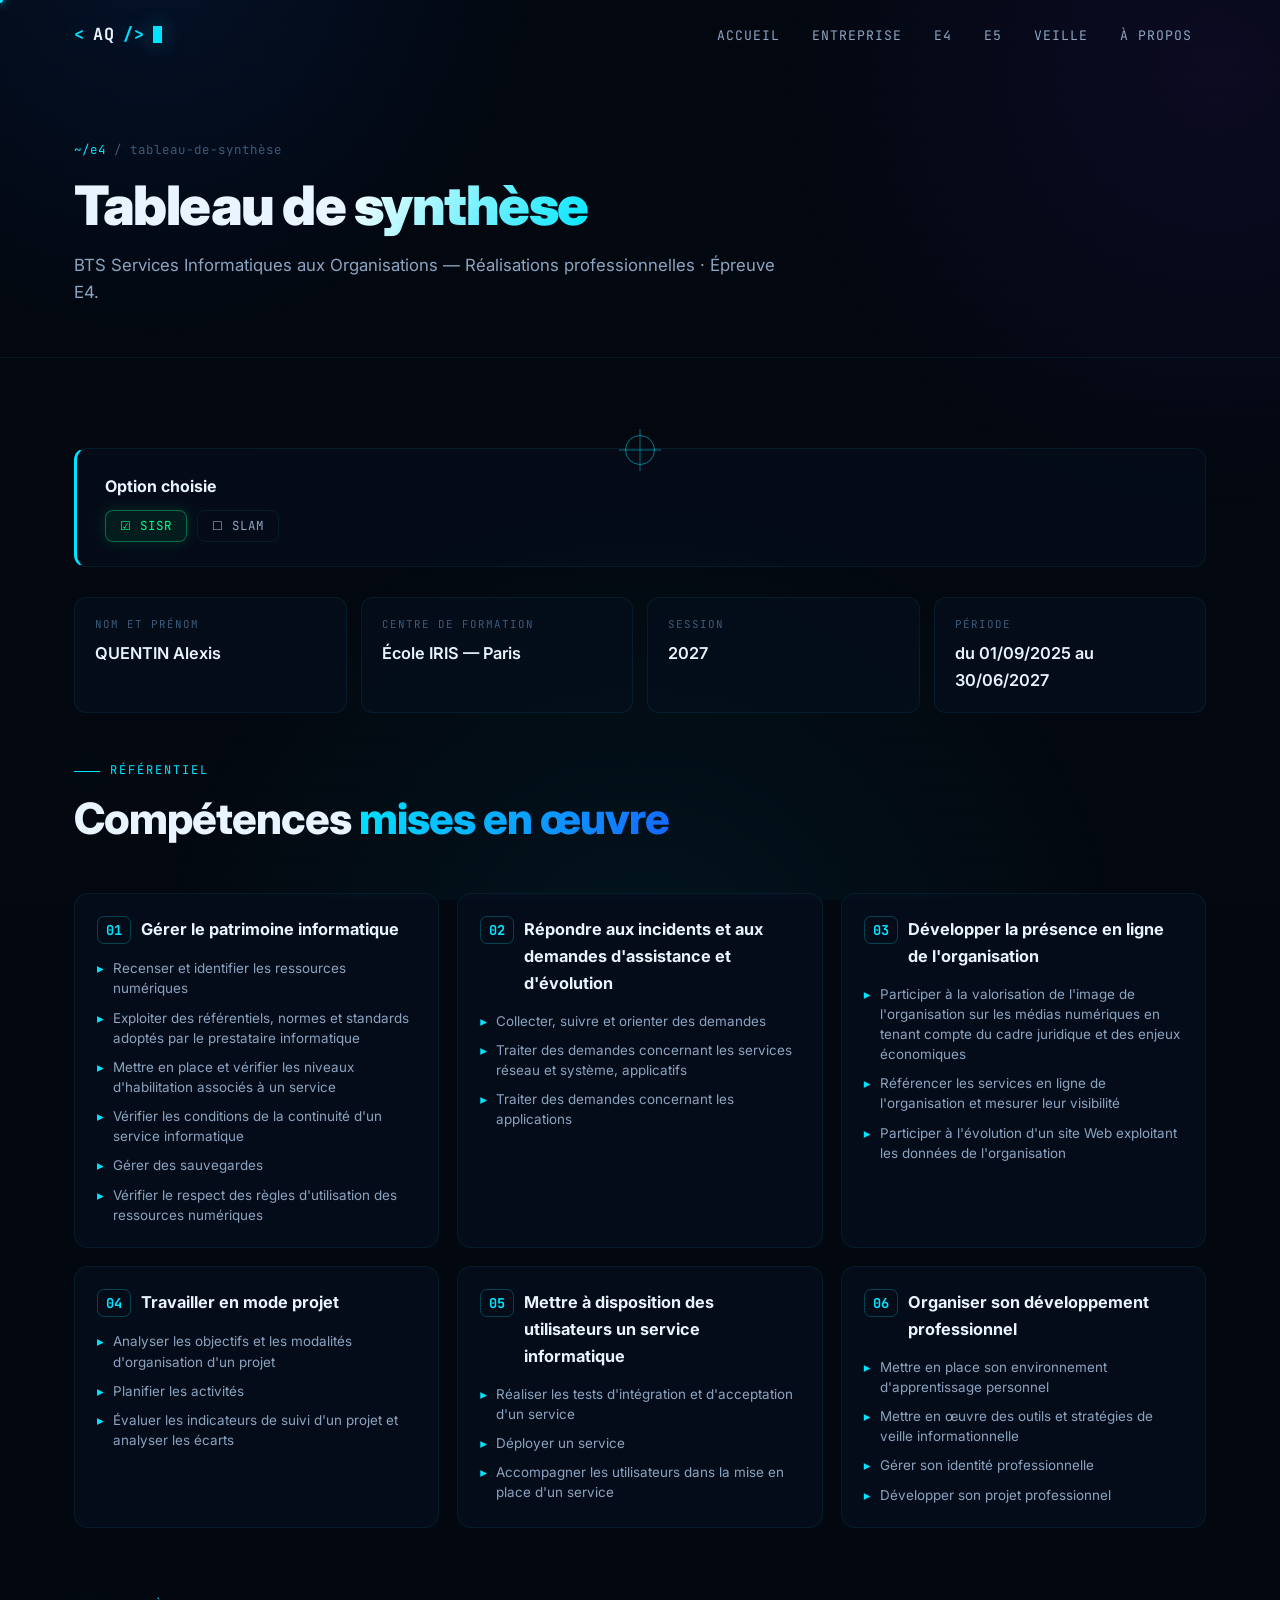
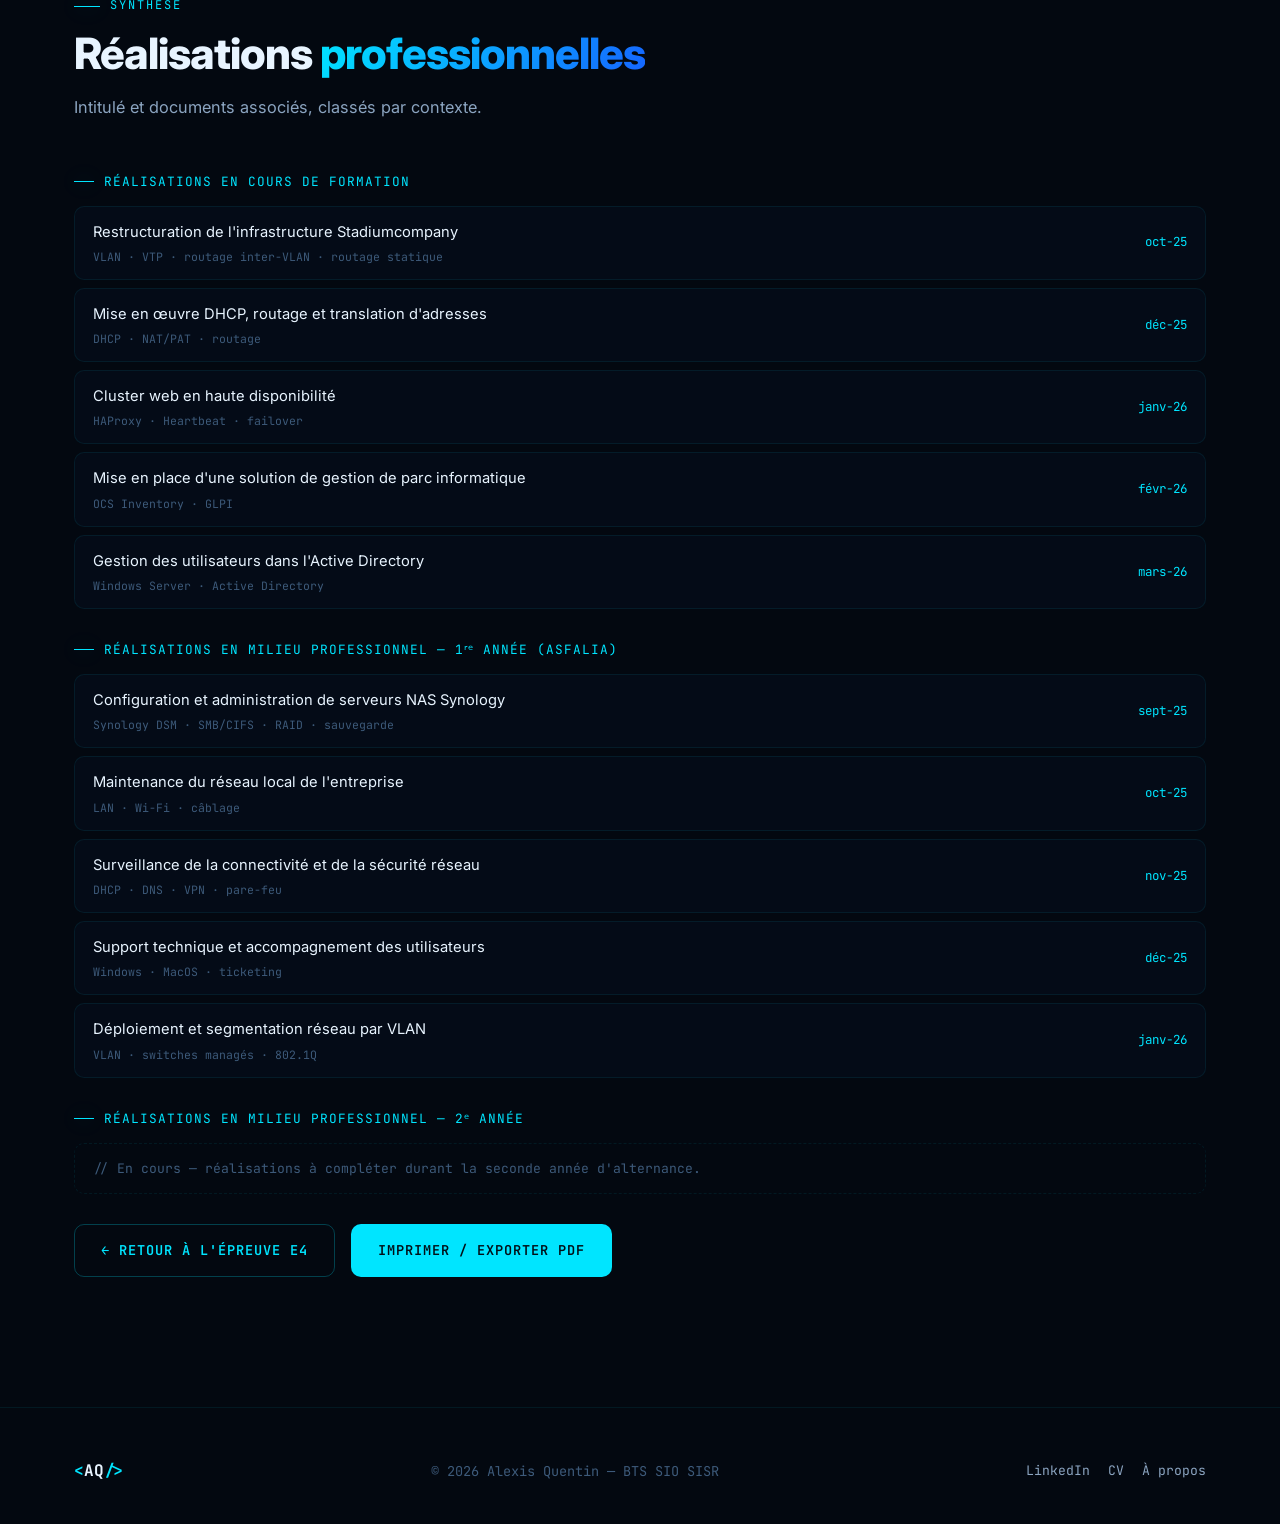
<file: tableau-competences.html>
<!DOCTYPE html>
<html lang="fr">
<head>
  <meta charset="UTF-8" />
  <meta name="viewport" content="width=device-width, initial-scale=1.0" />
  <title>Tableau de synthèse E4 — Quentin Alexis</title>
  <meta name="description" content="Tableau de synthèse des réalisations professionnelles — épreuve E4 — Quentin Alexis, BTS SIO SISR." />
  <link rel="stylesheet" href="style.css" />
  <link rel="icon" href="data:image/svg+xml,<svg xmlns='http://www.w3.org/2000/svg' viewBox='0 0 100 100'><text y='.9em' font-size='90'>⬡</text></svg>" />
  <style>
    /* Styles spécifiques au tableau de synthèse */
    .synth-head {
      display: flex; flex-wrap: wrap; gap: 16px; justify-content: space-between;
      align-items: flex-end; margin-bottom: 30px;
    }
    .synth-id-grid {
      display: grid; grid-template-columns: repeat(auto-fit, minmax(200px, 1fr));
      gap: 14px; margin-bottom: 40px;
    }
    .opt-pills { display: flex; gap: 10px; margin-top: 10px; }
    .opt-pill {
      font-family: var(--font-mono); font-size: 0.78rem; letter-spacing: 1px;
      padding: 5px 14px; border-radius: 8px; border: 1px solid var(--border);
      color: var(--text-secondary);
    }
    .opt-pill.on {
      color: var(--accent-green); border-color: rgba(0,255,136,0.35);
      background: rgba(0,255,136,0.07); box-shadow: 0 0 14px rgba(0,255,136,0.15);
    }
    .comp-grid {
      display: grid; grid-template-columns: repeat(3, 1fr); gap: 18px;
    }
    .comp-block { padding: 22px; }
    .comp-block h3 {
      font-size: 1.02rem; font-weight: 700; margin-bottom: 14px;
      display: flex; gap: 10px; align-items: flex-start;
    }
    .comp-block h3 .n {
      font-family: var(--font-mono); color: var(--accent-cyan); font-size: 0.85rem;
      border: 1px solid var(--border-hover); border-radius: 7px;
      padding: 2px 8px; flex-shrink: 0;
    }
    .comp-block ul { list-style: none; display: flex; flex-direction: column; gap: 9px; }
    .comp-block ul li {
      font-size: 0.84rem; color: var(--text-secondary); line-height: 1.5;
      padding-left: 16px; position: relative;
    }
    .comp-block ul li::before {
      content: '▸'; position: absolute; left: 0; color: var(--accent-cyan);
    }
    .real-group { margin-bottom: 30px; }
    .real-group > .rg-title {
      font-family: var(--font-mono); font-size: 0.8rem; letter-spacing: 1px;
      text-transform: uppercase; color: var(--accent-cyan); margin-bottom: 14px;
      display: flex; align-items: center; gap: 10px;
    }
    .real-group > .rg-title::before {
      content: ''; width: 20px; height: 1px; background: var(--accent-cyan);
      box-shadow: var(--glow-cyan);
    }
    .real-table { display: flex; flex-direction: column; gap: 8px; }
    .real-row {
      display: flex; justify-content: space-between; gap: 16px; align-items: center;
      background: rgba(6,15,30,0.55); border: 1px solid var(--border);
      border-radius: 10px; padding: 13px 18px; transition: border-color .25s, background .25s;
    }
    .real-row:hover { border-color: var(--border-hover); background: var(--bg-tertiary); }
    .real-row .rr-label { font-size: 0.92rem; color: var(--text-primary); }
    .real-row .rr-label .tags { display:block; font-family: var(--font-mono); font-size:0.72rem; color: var(--text-muted); margin-top:3px; }
    .real-row .rr-date {
      font-family: var(--font-mono); font-size: 0.78rem; color: var(--accent-cyan);
      white-space: nowrap; flex-shrink: 0;
    }
    .empty-note {
      font-family: var(--font-mono); font-size: 0.82rem; color: var(--text-muted);
      padding: 14px 18px; border: 1px dashed var(--border); border-radius: 10px;
    }
    @media (max-width: 768px) { .comp-grid { grid-template-columns: 1fr; } }
    @media print {
      .navbar, .footer, .scanlines, .scan-beam, .back-bar { display: none !important; }
      body { background: #fff; color: #000; }
      .card, .real-row { box-shadow: none; }
    }
  </style>
</head>
<body>
  <div class="scanlines" aria-hidden="true"></div>

  <nav class="navbar">
    <div class="nav-inner">
      <a href="index.html" class="nav-logo"><span class="bracket">&lt;</span>AQ<span class="bracket">/&gt;</span><span class="blink"></span></a>
      <button class="burger" aria-label="Menu" aria-expanded="false"><span></span><span></span><span></span></button>
      <ul class="nav-links">
        <li><a href="index.html">Accueil</a></li>
        <li><a href="entreprise.html">Entreprise</a></li>
        <li><a href="e4.html">E4</a></li>
        <li><a href="e5.html">E5</a></li>
        <li><a href="veille.html">Veille</a></li>
        <li><a href="apropos.html">À propos</a></li>
      </ul>
    </div>
  </nav>

  <header class="page-header">
    <div class="container">
      <div class="breadcrumb back-bar"><a href="e4.html">~/e4</a> / tableau-de-synthèse</div>
      <h1>Tableau de <span class="hl">synthèse</span></h1>
      <p>BTS Services Informatiques aux Organisations — Réalisations professionnelles · Épreuve E4.</p>
    </div>
  </header>

  <section class="section-pad">
    <div class="container">

      <!-- Option -->
      <div class="info-block fade-in" style="margin-bottom:30px">
        <p style="margin-bottom:8px"><strong>Option choisie</strong></p>
        <div class="opt-pills">
          <span class="opt-pill on">☑ SISR</span>
          <span class="opt-pill">☐ SLAM</span>
        </div>
      </div>

      <!-- Identité -->
      <div class="synth-id-grid fade-in">
        <div class="meta-card"><div class="k">Nom et prénom</div><div class="v">QUENTIN Alexis</div></div>
        <div class="meta-card"><div class="k">Centre de formation</div><div class="v">École IRIS — Paris</div></div>
        <div class="meta-card"><div class="k">Session</div><div class="v">2027</div></div>
        <div class="meta-card"><div class="k">Période</div><div class="v">du 01/09/2025 au 30/06/2027</div></div>
      </div>

      <!-- Compétences -->
      <div class="section-head fade-in">
        <span class="section-kicker">Référentiel</span>
        <h2 class="section-title">Compétences <span class="hl">mises en œuvre</span></h2>
      </div>

      <div class="comp-grid">
        <article class="card comp-block fade-in">
          <h3><span class="n">01</span> Gérer le patrimoine informatique</h3>
          <ul>
            <li>Recenser et identifier les ressources numériques</li>
            <li>Exploiter des référentiels, normes et standards adoptés par le prestataire informatique</li>
            <li>Mettre en place et vérifier les niveaux d'habilitation associés à un service</li>
            <li>Vérifier les conditions de la continuité d'un service informatique</li>
            <li>Gérer des sauvegardes</li>
            <li>Vérifier le respect des règles d'utilisation des ressources numériques</li>
          </ul>
        </article>

        <article class="card comp-block fade-in-2">
          <h3><span class="n">02</span> Répondre aux incidents et aux demandes d'assistance et d'évolution</h3>
          <ul>
            <li>Collecter, suivre et orienter des demandes</li>
            <li>Traiter des demandes concernant les services réseau et système, applicatifs</li>
            <li>Traiter des demandes concernant les applications</li>
          </ul>
        </article>

        <article class="card comp-block fade-in-3">
          <h3><span class="n">03</span> Développer la présence en ligne de l'organisation</h3>
          <ul>
            <li>Participer à la valorisation de l'image de l'organisation sur les médias numériques en tenant compte du cadre juridique et des enjeux économiques</li>
            <li>Référencer les services en ligne de l'organisation et mesurer leur visibilité</li>
            <li>Participer à l'évolution d'un site Web exploitant les données de l'organisation</li>
          </ul>
        </article>

        <article class="card comp-block fade-in">
          <h3><span class="n">04</span> Travailler en mode projet</h3>
          <ul>
            <li>Analyser les objectifs et les modalités d'organisation d'un projet</li>
            <li>Planifier les activités</li>
            <li>Évaluer les indicateurs de suivi d'un projet et analyser les écarts</li>
          </ul>
        </article>

        <article class="card comp-block fade-in-2">
          <h3><span class="n">05</span> Mettre à disposition des utilisateurs un service informatique</h3>
          <ul>
            <li>Réaliser les tests d'intégration et d'acceptation d'un service</li>
            <li>Déployer un service</li>
            <li>Accompagner les utilisateurs dans la mise en place d'un service</li>
          </ul>
        </article>

        <article class="card comp-block fade-in-3">
          <h3><span class="n">06</span> Organiser son développement professionnel</h3>
          <ul>
            <li>Mettre en place son environnement d'apprentissage personnel</li>
            <li>Mettre en œuvre des outils et stratégies de veille informationnelle</li>
            <li>Gérer son identité professionnelle</li>
            <li>Développer son projet professionnel</li>
          </ul>
        </article>
      </div>

      <!-- Réalisations -->
      <div class="section-head fade-in" style="margin-top:60px">
        <span class="section-kicker">Synthèse</span>
        <h2 class="section-title">Réalisations <span class="hl">professionnelles</span></h2>
        <p class="section-subtitle">Intitulé et documents associés, classés par contexte.</p>
      </div>

      <!-- En formation -->
      <div class="real-group fade-in">
        <div class="rg-title">Réalisations en cours de formation</div>
        <div class="real-table">
          <div class="real-row">
            <div class="rr-label">Restructuration de l'infrastructure Stadiumcompany
              <span class="tags">VLAN · VTP · routage inter-VLAN · routage statique</span></div>
            <div class="rr-date">oct-25</div>
          </div>
          <div class="real-row">
            <div class="rr-label">Mise en œuvre DHCP, routage et translation d'adresses
              <span class="tags">DHCP · NAT/PAT · routage</span></div>
            <div class="rr-date">déc-25</div>
          </div>
          <div class="real-row">
            <div class="rr-label">Cluster web en haute disponibilité
              <span class="tags">HAProxy · Heartbeat · failover</span></div>
            <div class="rr-date">janv-26</div>
          </div>
          <div class="real-row">
            <div class="rr-label">Mise en place d'une solution de gestion de parc informatique
              <span class="tags">OCS Inventory · GLPI</span></div>
            <div class="rr-date">févr-26</div>
          </div>
          <div class="real-row">
            <div class="rr-label">Gestion des utilisateurs dans l'Active Directory
              <span class="tags">Windows Server · Active Directory</span></div>
            <div class="rr-date">mars-26</div>
          </div>
        </div>
      </div>

      <!-- Milieu pro 1ère année -->
      <div class="real-group fade-in">
        <div class="rg-title">Réalisations en milieu professionnel — 1ʳᵉ année (Asfalia)</div>
        <div class="real-table">
          <div class="real-row">
            <div class="rr-label">Configuration et administration de serveurs NAS Synology
              <span class="tags">Synology DSM · SMB/CIFS · RAID · sauvegarde</span></div>
            <div class="rr-date">sept-25</div>
          </div>
          <div class="real-row">
            <div class="rr-label">Maintenance du réseau local de l'entreprise
              <span class="tags">LAN · Wi-Fi · câblage</span></div>
            <div class="rr-date">oct-25</div>
          </div>
          <div class="real-row">
            <div class="rr-label">Surveillance de la connectivité et de la sécurité réseau
              <span class="tags">DHCP · DNS · VPN · pare-feu</span></div>
            <div class="rr-date">nov-25</div>
          </div>
          <div class="real-row">
            <div class="rr-label">Support technique et accompagnement des utilisateurs
              <span class="tags">Windows · MacOS · ticketing</span></div>
            <div class="rr-date">déc-25</div>
          </div>
          <div class="real-row">
            <div class="rr-label">Déploiement et segmentation réseau par VLAN
              <span class="tags">VLAN · switches managés · 802.1Q</span></div>
            <div class="rr-date">janv-26</div>
          </div>
        </div>
      </div>

      <!-- Milieu pro 2e année -->
      <div class="real-group fade-in">
        <div class="rg-title">Réalisations en milieu professionnel — 2ᵉ année</div>
        <div class="empty-note">// En cours — réalisations à compléter durant la seconde année d'alternance.</div>
      </div>

      <div class="hero-btns fade-in" style="margin-top:20px">
        <a href="e4.html" class="btn btn-outline">← Retour à l'épreuve E4</a>
        <a href="javascript:window.print()" class="btn btn-primary">Imprimer / Exporter PDF</a>
      </div>

    </div>
  </section>

  <footer class="footer">
    <div class="container footer-inner">
      <div class="f-logo"><span class="bracket">&lt;</span>AQ<span class="bracket">/&gt;</span></div>
      <div class="f-copy">© <span class="js-year">2026</span> Alexis Quentin — BTS SIO SISR</div>
      <div class="f-links">
        <a href="https://www.linkedin.com/in/alexis-quentin-567057338/" target="_blank" rel="noopener">LinkedIn</a>
        <a href="documents/Alexis_CV.pdf" target="_blank" rel="noopener">CV</a>
        <a href="apropos.html">À propos</a>
      </div>
    </div>
  </footer>

  <script src="nav.js"></script>
</body>
</html>
</file>
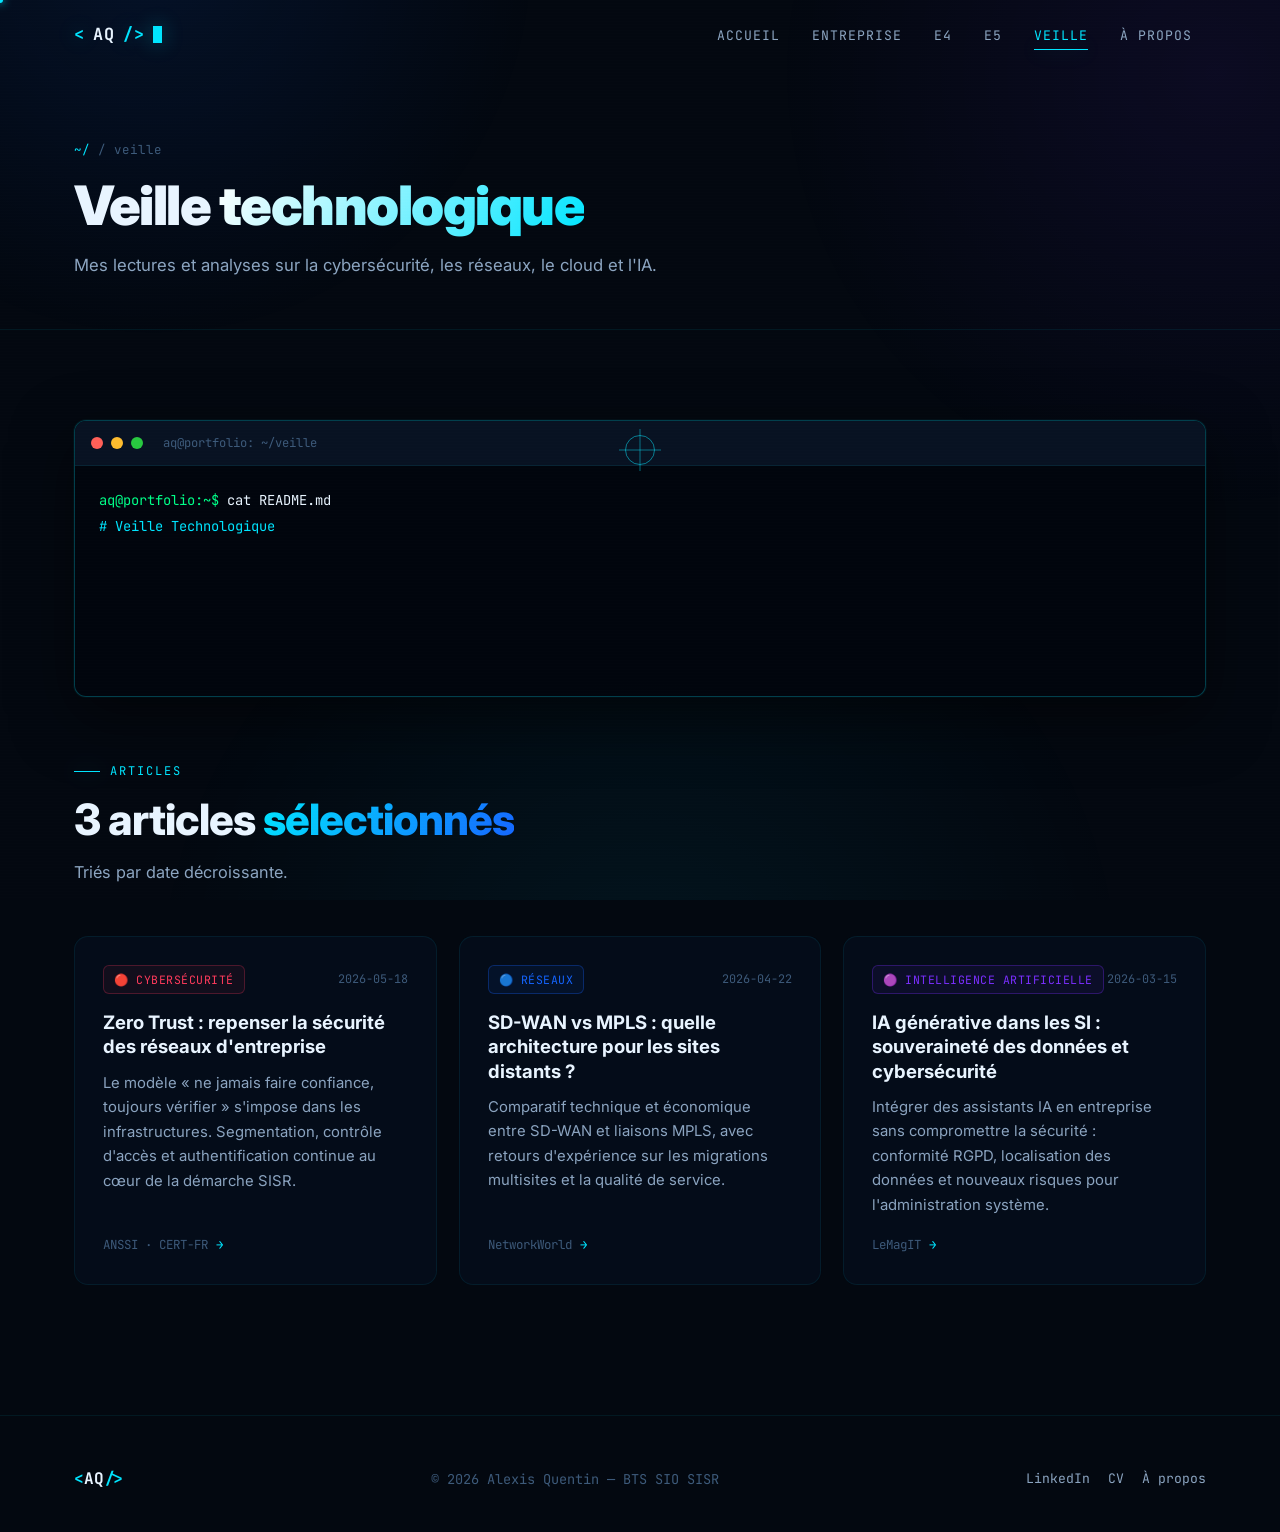
<file: veille.html>
<!DOCTYPE html>
<html lang="fr">
<head>
  <meta charset="UTF-8" />
  <meta name="viewport" content="width=device-width, initial-scale=1.0" />
  <title>Veille technologique — Alexis Quentin</title>
  <meta name="description" content="Veille technologique d'Alexis Quentin : cybersécurité, réseaux, cloud, IA et développement." />
  <link rel="stylesheet" href="style.css" />
  <link rel="icon" href="data:image/svg+xml,<svg xmlns='http://www.w3.org/2000/svg' viewBox='0 0 100 100'><text y='.9em' font-size='90'>⬡</text></svg>" />
</head>
<body>
  <div class="scanlines" aria-hidden="true"></div>

  <nav class="navbar">
    <div class="nav-inner">
      <a href="index.html" class="nav-logo"><span class="bracket">&lt;</span>AQ<span class="bracket">/&gt;</span><span class="blink"></span></a>
      <button class="burger" aria-label="Menu" aria-expanded="false"><span></span><span></span><span></span></button>
      <ul class="nav-links">
        <li><a href="index.html">Accueil</a></li>
        <li><a href="entreprise.html">Entreprise</a></li>
        <li><a href="e4.html">E4</a></li>
        <li><a href="e5.html">E5</a></li>
        <li><a href="veille.html">Veille</a></li>
        <li><a href="apropos.html">À propos</a></li>
      </ul>
    </div>
  </nav>

  <header class="page-header">
    <div class="container">
      <div class="breadcrumb"><a href="index.html">~/</a> / veille</div>
      <h1>Veille <span class="hl">technologique</span></h1>
      <p>Mes lectures et analyses sur la cybersécurité, les réseaux, le cloud et l'IA.</p>
    </div>
  </header>

  <section class="section-pad">
    <div class="container">
      <!-- Terminal animé -->
      <div class="terminal fade-in">
        <div class="terminal-bar">
          <span class="dot r"></span><span class="dot y"></span><span class="dot g"></span>
          <span class="ttitle">aq@portfolio: ~/veille</span>
        </div>
        <div class="terminal-body" id="term" aria-label="Sortie terminal de veille"></div>
      </div>

      <!-- Articles -->
      <div class="section-head fade-in">
        <span class="section-kicker">Articles</span>
        <h2 class="section-title">3 articles <span class="hl">sélectionnés</span></h2>
        <p class="section-subtitle">Triés par date décroissante.</p>
      </div>

      <div class="grid-3">
        <!-- Article 1 — Cybersécurité / réseau -->
        <article class="card article-card fade-in">
          <div class="a-top">
            <span class="cat c-red">🔴 Cybersécurité</span>
            <span class="date">2026-05-18</span>
          </div>
          <h3>Zero Trust : repenser la sécurité des réseaux d'entreprise</h3>
          <p>Le modèle « ne jamais faire confiance, toujours vérifier » s'impose dans les infrastructures. Segmentation, contrôle d'accès et authentification continue au cœur de la démarche SISR.</p>
          <a class="source" href="https://www.cert.ssi.gouv.fr" target="_blank" rel="noopener">
            ANSSI · CERT-FR <span class="arrow">→</span>
          </a>
        </article>

        <!-- Article 2 — Réseaux / infrastructure -->
        <article class="card article-card fade-in-2">
          <div class="a-top">
            <span class="cat c-blue">🔵 Réseaux</span>
            <span class="date">2026-04-22</span>
          </div>
          <h3>SD-WAN vs MPLS : quelle architecture pour les sites distants ?</h3>
          <p>Comparatif technique et économique entre SD-WAN et liaisons MPLS, avec retours d'expérience sur les migrations multisites et la qualité de service.</p>
          <a class="source" href="https://www.networkworld.com" target="_blank" rel="noopener">
            NetworkWorld <span class="arrow">→</span>
          </a>
        </article>

        <!-- Article 3 — Intelligence Artificielle -->
        <article class="card article-card fade-in-3">
          <div class="a-top">
            <span class="cat c-purple">🟣 Intelligence Artificielle</span>
            <span class="date">2026-03-15</span>
          </div>
          <h3>IA générative dans les SI : souveraineté des données et cybersécurité</h3>
          <p>Intégrer des assistants IA en entreprise sans compromettre la sécurité : conformité RGPD, localisation des données et nouveaux risques pour l'administration système.</p>
          <a class="source" href="https://www.lemagit.fr" target="_blank" rel="noopener">
            LeMagIT <span class="arrow">→</span>
          </a>
        </article>
      </div>
    </div>
  </section>

  <footer class="footer">
    <div class="container footer-inner">
      <div class="f-logo"><span class="bracket">&lt;</span>AQ<span class="bracket">/&gt;</span></div>
      <div class="f-copy">© <span class="js-year">2026</span> Alexis Quentin — BTS SIO SISR</div>
      <div class="f-links">
        <a href="https://www.linkedin.com/in/alexis-quentin-567057338/" target="_blank" rel="noopener">LinkedIn</a>
        <a href="documents/Alexis_CV.pdf" download>CV</a>
        <a href="apropos.html">À propos</a>
      </div>
    </div>
  </footer>

  <script src="nav.js"></script>
  <script>
    /* Terminal typewriter (page veille) */
    (function () {
      const term = document.getElementById('term');
      if (!term) return;

      // Segments : { t: texte, c: classe optionnelle, nl: saut de ligne après }
      const lines = [
        [ {t:'aq@portfolio:~$ ', c:'usr'}, {t:'cat README.md', c:'cmd'} ],
        [ {t:'# Veille Technologique — Alexis Quentin', c:'hl'} ],
        [ {t:'Ce répertoire recense mes articles de veille technologique'} ],
        [ {t:'sur la cybersécurité, les réseaux, le cloud et l\'IA.'} ],
        [ {t:''} ],
        [ {t:'aq@portfolio:~$ ', c:'usr'}, {t:'ls -la articles/', c:'cmd'} ],
        [ {t:'✔ 3 articles trouvés', c:'ok'}, {t:' — triés par date (desc)'} ],
        [ {t:'aq@portfolio:~$ ', c:'usr'}, {t:'', c:'cmd'} ]
      ];

      const reduce = window.matchMedia('(prefers-reduced-motion: reduce)').matches;
      let li = 0;

      function makeCaret() {
        const c = document.createElement('span');
        c.className = 'term-caret';
        return c;
      }

      function typeLine() {
        if (li >= lines.length) {
          term.appendChild(makeCaret());
          return;
        }
        const segs = lines[li];
        const lineEl = document.createElement('div');
        term.appendChild(lineEl);
        typeSegs(lineEl, segs, 0, function () {
          li++;
          setTimeout(typeLine, 180);
        });
      }

      function typeSegs(lineEl, segs, si, done) {
        if (si >= segs.length) return done();
        const seg = segs[si];
        const span = document.createElement('span');
        if (seg.c) span.className = seg.c;
        lineEl.appendChild(span);
        let i = 0;
        const txt = seg.t;
        if (reduce || txt.length === 0) {
          span.textContent = txt;
          return typeSegs(lineEl, segs, si + 1, done);
        }
        (function typeChar() {
          span.textContent = txt.slice(0, ++i);
          if (i < txt.length) setTimeout(typeChar, 22);
          else typeSegs(lineEl, segs, si + 1, done);
        })();
      }

      // Démarre quand le terminal entre dans le viewport
      if ('IntersectionObserver' in window) {
        const io = new IntersectionObserver(function (entries, obs) {
          entries.forEach(function (e) {
            if (e.isIntersecting) { typeLine(); obs.disconnect(); }
          });
        }, { threshold: 0.3 });
        io.observe(term);
      } else {
        typeLine();
      }
    })();
  </script>
</body>
</html>
</file>
<file: style.css>
/* ============================================================
   PORTFOLIO — ALEXIS QUENTIN · BTS SIO SISR
   Direction artistique : "TECH NOIR / CYBER TERMINAL"
   Feuille de style globale partagée
   ============================================================ */

/* ---------- Google Fonts ---------- */
@import url('https://fonts.googleapis.com/css2?family=Inter:wght@400;500;600;700;800;900&family=JetBrains+Mono:wght@400;500;600;700&display=swap');

/* ---------- Variables de thème ---------- */
:root {
  --bg-primary:    #030810;
  --bg-secondary:  #060f1e;
  --bg-tertiary:   #0a1628;
  --accent-cyan:   #00e5ff;
  --accent-blue:   #1565ff;
  --accent-purple: #7b2fff;
  --accent-green:  #00ff88;
  --accent-red:    #ff3b5c;
  --text-primary:  #e8f4ff;
  --text-secondary:#8ba4c0;
  --text-muted:    #3d5a7a;
  --border:        rgba(0, 229, 255, 0.08);
  --border-hover:  rgba(0, 229, 255, 0.25);
  --font-mono:     'JetBrains Mono', 'Fira Code', monospace;
  --font-main:     'Inter', system-ui, sans-serif;

  --glow-cyan: 0 0 20px rgba(0, 229, 255, 0.35);
  --radius: 14px;
  --maxw: 1180px;
  --nav-h: 70px;
}

/* ---------- Reset ---------- */
*,
*::before,
*::after {
  margin: 0;
  padding: 0;
  box-sizing: border-box;
}

html {
  scroll-behavior: smooth;
  scroll-padding-top: calc(var(--nav-h) + 20px);
}

body {
  font-family: var(--font-main);
  background: var(--bg-primary);
  color: var(--text-primary);
  line-height: 1.65;
  overflow-x: hidden;
  min-height: 100vh;
  position: relative;
  -webkit-font-smoothing: antialiased;
}

/* Halos d'ambiance en fond */
body::before {
  content: '';
  position: fixed;
  inset: 0;
  z-index: -2;
  background:
    radial-gradient(700px circle at 12% -5%, rgba(21, 101, 255, 0.10), transparent 55%),
    radial-gradient(800px circle at 95% 8%, rgba(123, 47, 255, 0.08), transparent 55%),
    radial-gradient(900px circle at 50% 110%, rgba(0, 229, 255, 0.06), transparent 55%);
  pointer-events: none;
}

/* ---------- Effet scanline (overlay global) ---------- */
.scanlines {
  position: fixed;
  inset: 0;
  z-index: 9998;
  pointer-events: none;
  background: repeating-linear-gradient(
    to bottom,
    rgba(255, 255, 255, 0.03) 0px,
    rgba(255, 255, 255, 0.03) 1px,
    transparent 1px,
    transparent 3px
  );
  mix-blend-mode: overlay;
  opacity: 0.55;
}

/* ---------- Curseur personnalisé (croix de visée) ---------- */
.cursor-dot,
.cursor-ring {
  position: fixed;
  top: 0;
  left: 0;
  pointer-events: none;
  z-index: 10000;
  transform: translate(-50%, -50%);
  mix-blend-mode: screen;
}
.cursor-dot {
  width: 6px;
  height: 6px;
  background: var(--accent-cyan);
  border-radius: 50%;
  box-shadow: 0 0 8px var(--accent-cyan);
  transition: width .15s, height .15s, background .15s;
}
.cursor-ring {
  width: 30px;
  height: 30px;
  border: 1px solid rgba(0, 229, 255, 0.5);
  border-radius: 50%;
  transition: transform .12s ease-out, width .2s, height .2s, border-color .2s;
}
/* Lignes de la croix de visée */
.cursor-ring::before,
.cursor-ring::after {
  content: '';
  position: absolute;
  background: rgba(0, 229, 255, 0.45);
}
.cursor-ring::before {
  top: 50%; left: -7px; right: -7px; height: 1px; transform: translateY(-50%);
}
.cursor-ring::after {
  left: 50%; top: -7px; bottom: -7px; width: 1px; transform: translateX(-50%);
}
.cursor-ring.hovered {
  width: 46px;
  height: 46px;
  border-color: var(--accent-cyan);
}
/* On masque le curseur natif uniquement quand le custom est actif */
body.custom-cursor,
body.custom-cursor * {
  cursor: none !important;
}

/* ---------- Layout ---------- */
.container {
  width: 100%;
  max-width: var(--maxw);
  margin: 0 auto;
  padding: 0 24px;
}

section {
  position: relative;
}

.section-pad {
  padding: 90px 0;
}

/* ============================================================
   NAVIGATION
   ============================================================ */
.navbar {
  position: fixed;
  top: 0;
  left: 0;
  width: 100%;
  height: var(--nav-h);
  z-index: 1000;
  display: flex;
  align-items: center;
  border-bottom: 1px solid transparent;
  transition: background .3s, border-color .3s, backdrop-filter .3s;
}
.navbar.scrolled {
  background: rgba(3, 8, 16, 0.72);
  backdrop-filter: blur(14px);
  -webkit-backdrop-filter: blur(14px);
  border-bottom: 1px solid var(--border);
}
.nav-inner {
  width: 100%;
  max-width: var(--maxw);
  margin: 0 auto;
  padding: 0 24px;
  display: flex;
  align-items: center;
  justify-content: space-between;
}
.nav-logo {
  font-family: var(--font-mono);
  font-weight: 700;
  font-size: 1.05rem;
  letter-spacing: 1px;
  color: var(--text-primary);
  text-decoration: none;
  display: flex;
  align-items: center;
  gap: 8px;
}
.nav-logo .bracket { color: var(--accent-cyan); text-shadow: var(--glow-cyan); }
.nav-logo .blink {
  width: 9px; height: 17px;
  background: var(--accent-cyan);
  display: inline-block;
  box-shadow: var(--glow-cyan);
  animation: blink 1.1s step-end infinite;
}
@keyframes blink { 0%, 50% { opacity: 1; } 51%, 100% { opacity: 0; } }

.nav-links {
  display: flex;
  align-items: center;
  gap: 4px;
  list-style: none;
}
.nav-links a {
  font-family: var(--font-mono);
  font-size: 0.82rem;
  text-transform: uppercase;
  letter-spacing: 1px;
  color: var(--text-secondary);
  text-decoration: none;
  padding: 8px 14px;
  border-radius: 8px;
  position: relative;
  transition: color .2s, background .2s;
}
.nav-links a:hover { color: var(--text-primary); background: var(--bg-tertiary); }
.nav-links a.active { color: var(--accent-cyan); }
.nav-links a.active::after {
  content: '';
  position: absolute;
  bottom: 2px; left: 14px; right: 14px;
  height: 1px;
  background: var(--accent-cyan);
  box-shadow: var(--glow-cyan);
}

/* Burger */
.burger {
  display: none;
  flex-direction: column;
  justify-content: center;
  gap: 5px;
  width: 42px;
  height: 42px;
  background: var(--bg-secondary);
  border: 1px solid var(--border);
  border-radius: 8px;
  cursor: pointer;
}
.burger span {
  display: block;
  width: 20px;
  height: 2px;
  margin: 0 auto;
  background: var(--accent-cyan);
  box-shadow: 0 0 6px rgba(0, 229, 255, 0.6);
  transition: transform .3s, opacity .3s;
}
.burger.open span:nth-child(1) { transform: translateY(7px) rotate(45deg); }
.burger.open span:nth-child(2) { opacity: 0; }
.burger.open span:nth-child(3) { transform: translateY(-7px) rotate(-45deg); }

/* ============================================================
   HERO
   ============================================================ */
.hero {
  position: relative;
  min-height: 100vh;
  display: flex;
  align-items: center;
  padding-top: var(--nav-h);
  overflow: hidden;
}
#particles {
  position: absolute;
  inset: 0;
  z-index: 0;
}
.hero .container { position: relative; z-index: 2; }

/* Ligne de scan animée qui balaye le hero */
.scan-beam {
  position: absolute;
  left: 0;
  right: 0;
  top: 0;
  height: 1px;
  background: linear-gradient(90deg, transparent, rgba(0, 229, 255, 0.5), transparent);
  z-index: 1;
  animation: scanDown 7s linear infinite;
}
@keyframes scanDown {
  0%   { transform: translateY(0); opacity: 0; }
  10%  { opacity: 1; }
  90%  { opacity: 1; }
  100% { transform: translateY(100vh); opacity: 0; }
}

.pre-title {
  font-family: var(--font-mono);
  font-size: 0.8rem;
  letter-spacing: 3px;
  color: var(--accent-cyan);
  text-transform: uppercase;
  margin-bottom: 22px;
  display: inline-block;
  padding: 7px 16px;
  border: 1px solid var(--border-hover);
  border-radius: 100px;
  background: rgba(0, 229, 255, 0.04);
}

.hero h1 {
  font-size: clamp(2.8rem, 8vw, 6rem);
  font-weight: 900;
  line-height: 1.02;
  letter-spacing: -2px;
  margin-bottom: 18px;
  background: linear-gradient(120deg, #ffffff 20%, var(--accent-cyan) 95%);
  -webkit-background-clip: text;
  background-clip: text;
  -webkit-text-fill-color: transparent;
}

.typewriter-line {
  font-family: var(--font-mono);
  font-size: clamp(1rem, 2.4vw, 1.5rem);
  color: var(--text-primary);
  min-height: 1.6em;
  margin-bottom: 26px;
  font-weight: 500;
}
.typewriter-line .prompt { color: var(--accent-green); margin-right: 10px; }
.typewriter-line .tw-text { color: var(--accent-cyan); }
.typewriter-line .tw-caret {
  display: inline-block;
  width: 9px;
  height: 1.05em;
  background: var(--accent-cyan);
  margin-left: 3px;
  vertical-align: text-bottom;
  box-shadow: var(--glow-cyan);
  animation: blink 1.1s step-end infinite;
}

.hero p.lead {
  font-size: clamp(1rem, 1.6vw, 1.15rem);
  color: var(--text-secondary);
  max-width: 620px;
  margin-bottom: 36px;
}
.hero p.lead strong { color: var(--text-primary); font-weight: 600; }

.hero-btns { display: flex; flex-wrap: wrap; gap: 16px; }

/* ============================================================
   BOUTONS
   ============================================================ */
.btn {
  font-family: var(--font-mono);
  font-size: 0.85rem;
  font-weight: 600;
  letter-spacing: 1px;
  text-transform: uppercase;
  text-decoration: none;
  padding: 14px 26px;
  border-radius: 10px;
  display: inline-flex;
  align-items: center;
  gap: 10px;
  border: 1px solid transparent;
  cursor: pointer;
  transition: transform .2s, box-shadow .2s, background .2s, border-color .2s, color .2s;
  position: relative;
}
.btn:active { transform: translateY(1px); }
.btn svg { width: 16px; height: 16px; }

.btn-primary {
  background: var(--accent-cyan);
  color: #021018;
  box-shadow: 0 0 0 rgba(0, 229, 255, 0);
}
.btn-primary:hover {
  box-shadow: 0 0 24px rgba(0, 229, 255, 0.45);
  transform: translateY(-2px);
}
.btn-outline {
  background: transparent;
  color: var(--accent-cyan);
  border-color: var(--border-hover);
}
.btn-outline:hover {
  background: rgba(0, 229, 255, 0.07);
  border-color: var(--accent-cyan);
  box-shadow: 0 0 18px rgba(0, 229, 255, 0.18);
  transform: translateY(-2px);
}

/* ============================================================
   CARDS / GLASSMORPHISM
   ============================================================ */
.card {
  background: rgba(6, 15, 30, 0.7);
  backdrop-filter: blur(12px);
  -webkit-backdrop-filter: blur(12px);
  border: 1px solid var(--border);
  border-radius: var(--radius);
  padding: 28px;
  position: relative;
  transition: transform .3s, border-color .3s, box-shadow .3s;
  overflow: hidden;
}
.card::before {
  content: '';
  position: absolute;
  top: 0; left: 0; right: 0;
  height: 1px;
  background: linear-gradient(90deg, transparent, rgba(0, 229, 255, 0.4), transparent);
  opacity: 0;
  transition: opacity .3s;
}
.card:hover {
  border-color: var(--border-hover);
  transform: translateY(-4px);
  box-shadow: 0 14px 40px rgba(0, 0, 0, 0.4), 0 0 0 1px rgba(0, 229, 255, 0.06);
}
.card:hover::before { opacity: 1; }

/* ---------- Stats cards (hero) ---------- */
.stats-grid {
  display: grid;
  grid-template-columns: repeat(4, 1fr);
  gap: 16px;
  margin-top: 56px;
}
.stat {
  background: rgba(6, 15, 30, 0.6);
  backdrop-filter: blur(10px);
  border: 1px solid var(--border);
  border-radius: 12px;
  padding: 20px;
  text-align: center;
}
.stat .num {
  font-family: var(--font-mono);
  font-size: 1.9rem;
  font-weight: 700;
  color: var(--accent-cyan);
  text-shadow: var(--glow-cyan);
  line-height: 1;
}
.stat .label {
  font-family: var(--font-mono);
  font-size: 0.68rem;
  letter-spacing: 1px;
  text-transform: uppercase;
  color: var(--text-secondary);
  margin-top: 8px;
}

/* ============================================================
   TITRES DE SECTION
   ============================================================ */
.section-head { margin-bottom: 50px; max-width: 760px; }
.section-kicker {
  font-family: var(--font-mono);
  font-size: 0.75rem;
  letter-spacing: 2px;
  text-transform: uppercase;
  color: var(--accent-cyan);
  display: inline-flex;
  align-items: center;
  gap: 10px;
  margin-bottom: 14px;
}
.section-kicker::before {
  content: '';
  width: 26px; height: 1px;
  background: var(--accent-cyan);
  box-shadow: var(--glow-cyan);
}
.section-title {
  font-size: clamp(1.8rem, 4vw, 2.7rem);
  font-weight: 800;
  letter-spacing: -1px;
  line-height: 1.1;
  position: relative;
}
.section-title .hl {
  background: linear-gradient(120deg, var(--accent-cyan), var(--accent-blue));
  -webkit-background-clip: text;
  background-clip: text;
  -webkit-text-fill-color: transparent;
}
.section-subtitle {
  color: var(--text-secondary);
  font-size: 1.02rem;
  margin-top: 16px;
}

/* ============================================================
   TAGS / BADGES
   ============================================================ */
.tag {
  font-family: var(--font-mono);
  font-size: 0.7rem;
  letter-spacing: 0.5px;
  text-transform: uppercase;
  color: var(--accent-cyan);
  background: rgba(0, 229, 255, 0.06);
  border: 1px solid var(--border);
  border-radius: 6px;
  padding: 4px 10px;
  display: inline-block;
}
.tag-row { display: flex; flex-wrap: wrap; gap: 8px; margin-top: 18px; }

/* ============================================================
   COMPÉTENCES (index)
   ============================================================ */
.skills-grid {
  display: grid;
  grid-template-columns: repeat(3, 1fr);
  gap: 22px;
}
.skill-card .icon {
  width: 50px; height: 50px;
  border-radius: 12px;
  display: grid;
  place-items: center;
  background: rgba(0, 229, 255, 0.07);
  border: 1px solid var(--border);
  margin-bottom: 18px;
}
.skill-card .icon svg { width: 26px; height: 26px; stroke: var(--accent-cyan); }
.skill-card h3 { font-size: 1.2rem; font-weight: 700; margin-bottom: 10px; }
.skill-card p { color: var(--text-secondary); font-size: 0.95rem; }
.skill-card ul {
  list-style: none;
  margin-top: 16px;
  display: flex;
  flex-direction: column;
  gap: 8px;
}
.skill-card ul li {
  font-family: var(--font-mono);
  font-size: 0.8rem;
  color: var(--text-secondary);
  display: flex;
  align-items: center;
  gap: 10px;
}
.skill-card ul li::before {
  content: '▸';
  color: var(--accent-cyan);
}

/* ============================================================
   PAGE HEADER (sous-pages)
   ============================================================ */
.page-header {
  padding: calc(var(--nav-h) + 70px) 0 50px;
  position: relative;
  border-bottom: 1px solid var(--border);
}
.page-header .breadcrumb {
  font-family: var(--font-mono);
  font-size: 0.78rem;
  color: var(--text-muted);
  margin-bottom: 16px;
  letter-spacing: 1px;
}
.page-header .breadcrumb a { color: var(--accent-cyan); text-decoration: none; }
.page-header h1 {
  font-size: clamp(2.2rem, 5vw, 3.4rem);
  font-weight: 900;
  letter-spacing: -1.5px;
  line-height: 1.05;
}
.page-header h1 .hl {
  background: linear-gradient(120deg, #fff, var(--accent-cyan));
  -webkit-background-clip: text;
  background-clip: text;
  -webkit-text-fill-color: transparent;
}
.page-header p {
  color: var(--text-secondary);
  max-width: 720px;
  margin-top: 18px;
  font-size: 1.05rem;
}

/* ============================================================
   META INFO CARDS (entreprise)
   ============================================================ */
.meta-grid {
  display: grid;
  grid-template-columns: repeat(auto-fit, minmax(180px, 1fr));
  gap: 16px;
}
.meta-card {
  background: rgba(6, 15, 30, 0.6);
  border: 1px solid var(--border);
  border-radius: 12px;
  padding: 18px 20px;
}
.meta-card .k {
  font-family: var(--font-mono);
  font-size: 0.68rem;
  letter-spacing: 1px;
  text-transform: uppercase;
  color: var(--text-muted);
}
.meta-card .v {
  font-size: 1.02rem;
  font-weight: 600;
  color: var(--text-primary);
  margin-top: 6px;
}

/* ---------- Missions (entreprise) ---------- */
.mission-card { display: flex; flex-direction: column; }
.mission-card .mhead {
  display: flex;
  align-items: center;
  gap: 16px;
  margin-bottom: 16px;
}
.mission-num {
  font-family: var(--font-mono);
  font-size: 0.9rem;
  font-weight: 700;
  color: var(--accent-cyan);
  width: 44px; height: 44px;
  border: 1px solid var(--border-hover);
  border-radius: 10px;
  display: grid;
  place-items: center;
  flex-shrink: 0;
  background: rgba(0, 229, 255, 0.05);
}
.mission-card h3 { font-size: 1.22rem; font-weight: 700; }
.mission-card p { color: var(--text-secondary); font-size: 0.96rem; flex: 1; }

/* ============================================================
   GRILLES GÉNÉRIQUES
   ============================================================ */
.grid-2 { display: grid; grid-template-columns: repeat(2, 1fr); gap: 22px; }
.grid-3 { display: grid; grid-template-columns: repeat(3, 1fr); gap: 22px; }

/* ============================================================
   INFO / INTRO BLOCK (E5 / E6)
   ============================================================ */
.info-block {
  background: rgba(6, 15, 30, 0.55);
  border: 1px solid var(--border);
  border-left: 3px solid var(--accent-cyan);
  border-radius: 12px;
  padding: 24px 28px;
  margin-bottom: 50px;
}
.info-block p { color: var(--text-secondary); }
.info-block strong { color: var(--text-primary); }

/* ---------- Download / TP cards ---------- */
.download-card {
  display: flex;
  align-items: center;
  gap: 22px;
  background: linear-gradient(135deg, rgba(0, 229, 255, 0.06), rgba(123, 47, 255, 0.04));
  border: 1px solid var(--border-hover);
  border-radius: var(--radius);
  padding: 26px 28px;
  margin-bottom: 50px;
}
.download-card .doc-icon {
  width: 58px; height: 58px;
  flex-shrink: 0;
  border-radius: 12px;
  background: rgba(0, 229, 255, 0.08);
  border: 1px solid var(--border-hover);
  display: grid;
  place-items: center;
}
.download-card .doc-icon svg { width: 28px; height: 28px; stroke: var(--accent-cyan); }
.download-card .dc-body { flex: 1; }
.download-card .dc-body h3 { font-size: 1.15rem; font-weight: 700; }
.download-card .dc-body p {
  color: var(--text-secondary);
  font-family: var(--font-mono);
  font-size: 0.78rem;
  margin-top: 4px;
}

.tp-card { display: flex; flex-direction: column; }
.tp-card .tp-label {
  font-family: var(--font-mono);
  font-size: 0.72rem;
  letter-spacing: 1px;
  color: var(--accent-cyan);
  text-transform: uppercase;
  margin-bottom: 12px;
}
.tp-card h3 { font-size: 1.2rem; font-weight: 700; margin-bottom: 12px; line-height: 1.25; }
.tp-card p { color: var(--text-secondary); font-size: 0.94rem; flex: 1; margin-bottom: 20px; }
.tp-card .btn-row { display: flex; flex-wrap: wrap; gap: 12px; }

/* ============================================================
   TERMINAL (page veille)
   ============================================================ */
.terminal {
  background: rgba(2, 6, 14, 0.92);
  border: 1px solid var(--border-hover);
  border-radius: 12px;
  overflow: hidden;
  box-shadow: 0 20px 60px rgba(0, 0, 0, 0.5), 0 0 0 1px rgba(0, 229, 255, 0.05);
  margin-bottom: 56px;
}
.terminal-bar {
  display: flex;
  align-items: center;
  gap: 8px;
  padding: 12px 16px;
  background: rgba(10, 22, 40, 0.8);
  border-bottom: 1px solid var(--border);
}
.terminal-bar .dot { width: 12px; height: 12px; border-radius: 50%; }
.terminal-bar .dot.r { background: #ff5f57; }
.terminal-bar .dot.y { background: #febc2e; }
.terminal-bar .dot.g { background: #28c840; }
.terminal-bar .ttitle {
  font-family: var(--font-mono);
  font-size: 0.76rem;
  color: var(--text-muted);
  margin-left: 12px;
}
.terminal-body {
  padding: 22px 24px;
  font-family: var(--font-mono);
  font-size: 0.86rem;
  line-height: 1.85;
  min-height: 230px;
  white-space: pre-wrap;
  color: var(--text-secondary);
}
.terminal-body .cmd { color: var(--text-primary); }
.terminal-body .usr { color: var(--accent-green); }
.terminal-body .ok { color: var(--accent-green); }
.terminal-body .hl { color: var(--accent-cyan); }
.terminal-body .term-caret {
  display: inline-block;
  width: 9px;
  height: 1em;
  background: var(--accent-cyan);
  vertical-align: text-bottom;
  box-shadow: var(--glow-cyan);
  animation: blink 1.1s step-end infinite;
}

/* ---------- Articles veille ---------- */
.article-card { display: flex; flex-direction: column; }
.article-card .a-top {
  display: flex;
  align-items: center;
  justify-content: space-between;
  margin-bottom: 16px;
}
.article-card .cat {
  font-family: var(--font-mono);
  font-size: 0.72rem;
  letter-spacing: 0.5px;
  text-transform: uppercase;
  display: inline-flex;
  align-items: center;
  gap: 8px;
  padding: 4px 10px;
  border-radius: 6px;
  border: 1px solid var(--border);
}
.article-card .date {
  font-family: var(--font-mono);
  font-size: 0.74rem;
  color: var(--text-muted);
}
.article-card h3 { font-size: 1.16rem; font-weight: 700; line-height: 1.3; margin-bottom: 12px; }
.article-card p { color: var(--text-secondary); font-size: 0.93rem; flex: 1; margin-bottom: 18px; }
.article-card .source {
  font-family: var(--font-mono);
  font-size: 0.78rem;
  color: var(--text-muted);
  display: flex;
  align-items: center;
  gap: 8px;
  text-decoration: none;
  transition: color .2s;
}
.article-card .source:hover { color: var(--accent-cyan); }
.article-card .source .arrow { color: var(--accent-cyan); }

/* couleurs de catégorie */
.cat.c-red    { color: var(--accent-red);   border-color: rgba(255,59,92,0.25);  background: rgba(255,59,92,0.06); }
.cat.c-blue   { color: var(--accent-blue);  border-color: rgba(21,101,255,0.3);  background: rgba(21,101,255,0.07); }
.cat.c-cyan   { color: var(--accent-cyan);  border-color: var(--border-hover);   background: rgba(0,229,255,0.06); }
.cat.c-purple { color: var(--accent-purple);border-color: rgba(123,47,255,0.3);  background: rgba(123,47,255,0.07); }
.cat.c-green  { color: var(--accent-green); border-color: rgba(0,255,136,0.25);  background: rgba(0,255,136,0.06); }

/* ============================================================
   À PROPOS
   ============================================================ */
.about-grid {
  display: grid;
  grid-template-columns: 280px 1fr;
  gap: 44px;
  align-items: start;
}
.avatar {
  width: 180px;
  height: 180px;
  border-radius: 50%;
  display: grid;
  place-items: center;
  margin: 0 auto 24px;
  font-family: var(--font-mono);
  font-size: 3.4rem;
  font-weight: 700;
  color: var(--accent-cyan);
  background: radial-gradient(circle at 50% 35%, rgba(0,229,255,0.14), rgba(6,15,30,0.9));
  border: 2px solid var(--border-hover);
  box-shadow: 0 0 40px rgba(0, 229, 255, 0.25), inset 0 0 30px rgba(0, 229, 255, 0.08);
  text-shadow: var(--glow-cyan);
  position: relative;
}
.avatar::after {
  content: '';
  position: absolute;
  inset: -8px;
  border-radius: 50%;
  border: 1px dashed rgba(0, 229, 255, 0.2);
  animation: spin 22s linear infinite;
}
@keyframes spin { to { transform: rotate(360deg); } }

.about-side .id-card { text-align: center; }
.about-side .id-card .name { font-size: 1.4rem; font-weight: 800; }
.about-side .id-card .role {
  font-family: var(--font-mono);
  font-size: 0.78rem;
  color: var(--accent-cyan);
  letter-spacing: 1px;
  text-transform: uppercase;
  margin-top: 4px;
}
.about-side .id-meta {
  margin-top: 22px;
  display: flex;
  flex-direction: column;
  gap: 10px;
  text-align: left;
}
.about-side .id-meta .row {
  display: flex;
  justify-content: space-between;
  font-family: var(--font-mono);
  font-size: 0.8rem;
  padding-bottom: 8px;
  border-bottom: 1px solid var(--border);
}
.about-side .id-meta .row .k { color: var(--text-muted); }
.about-side .id-meta .row .v { color: var(--text-primary); }

.bio p { color: var(--text-secondary); font-size: 1.02rem; margin-bottom: 18px; }
.bio strong { color: var(--text-primary); }

/* ---------- Barres de compétences ---------- */
.skillbars { margin-top: 36px; display: flex; flex-direction: column; gap: 18px; }
.skillbar .sb-head {
  display: flex;
  justify-content: space-between;
  font-family: var(--font-mono);
  font-size: 0.84rem;
  margin-bottom: 8px;
}
.skillbar .sb-head .name { color: var(--text-primary); }
.skillbar .sb-head .pct { color: var(--accent-cyan); }
.skillbar .track {
  height: 8px;
  background: var(--bg-tertiary);
  border: 1px solid var(--border);
  border-radius: 100px;
  overflow: hidden;
}
.skillbar .fill {
  height: 100%;
  width: 0;
  background: linear-gradient(90deg, var(--accent-blue), var(--accent-cyan));
  border-radius: 100px;
  box-shadow: 0 0 12px rgba(0, 229, 255, 0.5);
  transition: width 1.4s cubic-bezier(.2,.8,.2,1);
}

/* ---------- Timeline ---------- */
.timeline {
  margin-top: 20px;
  position: relative;
  padding-left: 30px;
}
.timeline::before {
  content: '';
  position: absolute;
  left: 7px; top: 6px; bottom: 6px;
  width: 1px;
  background: linear-gradient(var(--accent-cyan), transparent);
}
.tl-item { position: relative; padding-bottom: 28px; }
.tl-item:last-child { padding-bottom: 0; }
.tl-item::before {
  content: '';
  position: absolute;
  left: -27px; top: 6px;
  width: 11px; height: 11px;
  border-radius: 50%;
  background: var(--accent-cyan);
  box-shadow: var(--glow-cyan);
  border: 2px solid var(--bg-primary);
}
.tl-item .yr {
  font-family: var(--font-mono);
  font-size: 0.78rem;
  color: var(--accent-cyan);
  letter-spacing: 1px;
}
.tl-item .ttl { font-weight: 700; font-size: 1.05rem; margin-top: 2px; }
.tl-item .sub { color: var(--text-secondary); font-size: 0.92rem; }

/* ============================================================
   FOOTER
   ============================================================ */
.footer {
  border-top: 1px solid var(--border);
  padding: 50px 0 40px;
  margin-top: 40px;
}
.footer-inner {
  display: flex;
  flex-wrap: wrap;
  gap: 24px;
  justify-content: space-between;
  align-items: center;
}
.footer .f-logo {
  font-family: var(--font-mono);
  font-weight: 700;
  font-size: 1rem;
}
.footer .f-logo .bracket { color: var(--accent-cyan); }
.footer .f-copy { color: var(--text-muted); font-size: 0.85rem; font-family: var(--font-mono); }
.footer .f-links { display: flex; gap: 18px; }
.footer .f-links a {
  color: var(--text-secondary);
  text-decoration: none;
  font-family: var(--font-mono);
  font-size: 0.82rem;
  transition: color .2s;
}
.footer .f-links a:hover { color: var(--accent-cyan); }

/* ============================================================
   ANIMATIONS FADE-IN AU SCROLL
   ============================================================ */
.fade-in, .fade-in-2, .fade-in-3, .fade-in-4 {
  opacity: 0;
  transform: translateY(28px);
  transition: opacity .7s ease, transform .7s ease;
}
.fade-in-2 { transition-delay: .12s; }
.fade-in-3 { transition-delay: .24s; }
.fade-in-4 { transition-delay: .36s; }
.fade-in.visible,
.fade-in-2.visible,
.fade-in-3.visible,
.fade-in-4.visible {
  opacity: 1;
  transform: translateY(0);
}

/* ============================================================
   RESPONSIVE
   ============================================================ */
@media (max-width: 768px) {
  .burger { display: flex; }
  .nav-links {
    position: fixed;
    top: var(--nav-h);
    right: 0;
    width: min(280px, 80vw);
    height: calc(100vh - var(--nav-h));
    flex-direction: column;
    align-items: stretch;
    gap: 6px;
    padding: 24px 20px;
    background: rgba(3, 8, 16, 0.96);
    backdrop-filter: blur(16px);
    border-left: 1px solid var(--border);
    transform: translateX(105%);
    transition: transform .35s cubic-bezier(.4,0,.2,1);
  }
  .nav-links.open { transform: translateX(0); }
  .nav-links a { padding: 14px 16px; font-size: 0.9rem; border-radius: 8px; }
  .nav-links a.active::after { display: none; }

  .stats-grid { grid-template-columns: repeat(2, 1fr); }
  .skills-grid { grid-template-columns: 1fr; }
  .grid-2, .grid-3 { grid-template-columns: 1fr; }
  .about-grid { grid-template-columns: 1fr; }
  .about-side { max-width: 340px; margin: 0 auto; }
  .download-card { flex-direction: column; text-align: center; }
  .section-pad { padding: 60px 0; }

  /* curseur natif sur mobile */
  body.custom-cursor, body.custom-cursor * { cursor: auto !important; }
  .cursor-dot, .cursor-ring { display: none; }
}

@media (max-width: 480px) {
  .container { padding: 0 18px; }
  .stats-grid { grid-template-columns: 1fr 1fr; gap: 12px; }
  .hero h1 { letter-spacing: -1px; }
  .footer-inner { flex-direction: column; align-items: flex-start; gap: 16px; }
  .terminal-body { font-size: 0.76rem; }
}

/* Réduction des animations si préférence système */
@media (prefers-reduced-motion: reduce) {
  *, *::before, *::after {
    animation-duration: .001ms !important;
    animation-iteration-count: 1 !important;
    transition-duration: .001ms !important;
    scroll-behavior: auto !important;
  }
}
</file>
